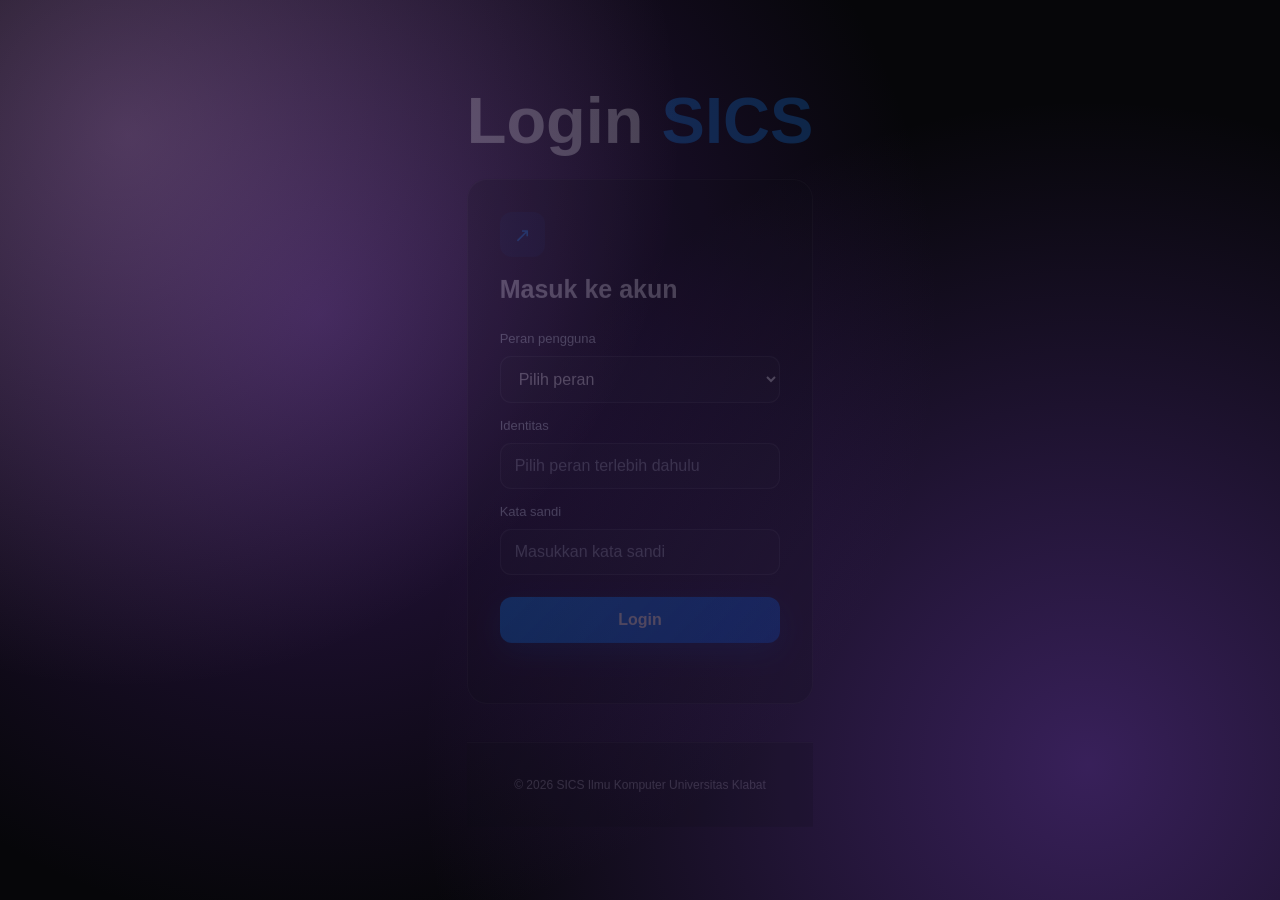
<file: index.html>
<!DOCTYPE html>
<html lang="id">
<head>
    <meta charset="UTF-8">
    <meta name="viewport" content="width=device-width, initial-scale=1.0">
    <meta http-equiv="refresh" content="0; url=login.html">
    <style>
        body {
            background-color: #060609;
            background-image:
                radial-gradient(circle at 10% 15%, rgba(212, 165, 215, 0.28) 0%, transparent 40%),
                radial-gradient(circle at 25% 35%, rgba(94, 43, 156, 0.45) 0%, transparent 55%),
                radial-gradient(circle at 85% 85%, rgba(138, 75, 222, 0.38) 0%, transparent 50%);
            background-attachment: fixed;
            background-size: cover;
            color: #f0f2f5;
        }

        a {
            color: #ffffff;
        }

        .site-logo {
            position: fixed;
            top: 24px;
            left: 4%;
            width: 155px;
            height: auto;
        }
    </style>
    <title>Mengarahkan ke Login | SICS</title>
</head>
<body>
    <img class="site-logo" src="images/filkom-logo.png" alt="Logo Computer Science dengan motto Iustus Veritas Scientia">
    <p>Halaman login sedang dibuka. Jika tidak berpindah otomatis, <a href="login.html">klik di sini</a>.</p>
</body>
</html>
</file>
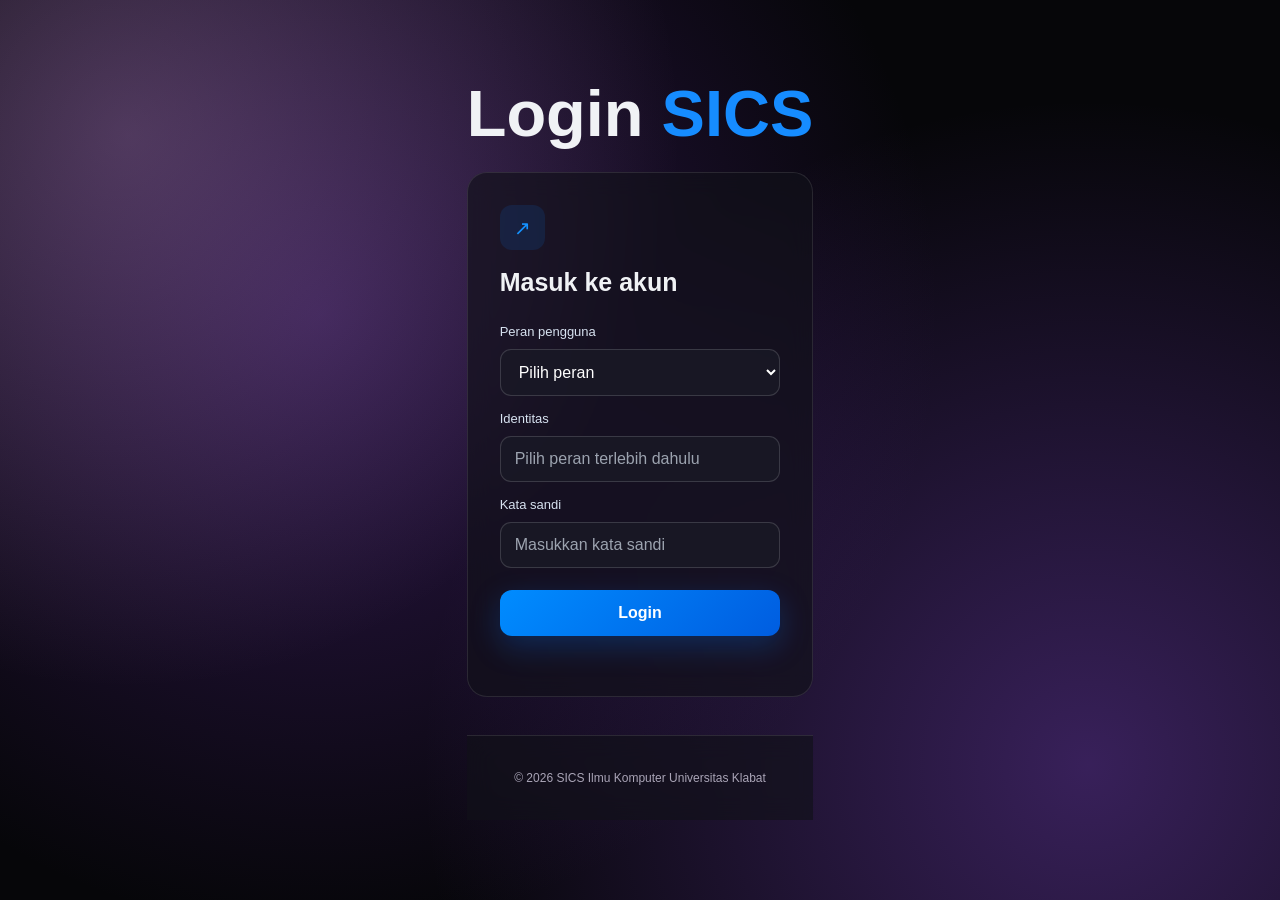
<file: agenda-organisasi.html>
<!DOCTYPE html>
<html lang="id">
<head>
    <meta charset="UTF-8">
    <meta name="viewport" content="width=device-width, initial-scale=1.0">
    <meta name="description" content="Agenda internal khusus Officer dan Pengurus CSSA FILKOM UNKLAB.">
    <title>Agenda Internal | CSSA FILKOM UNKLAB</title>
    <link rel="stylesheet" href="style.css">
</head>

<body data-required-roles="pengurus,officer">
    <nav class="navbar">
        <div class="logo-area">
            <div class="logo">
                <img src="images/filkom-logo.png" alt="Logo Computer Science dengan motto Iustus Veritas Scientia">
            </div>
        </div>

        <button class="menu-btn" type="button" aria-label="Buka menu">☰</button>

        <div class="nav-links">
            <a href="officer.html" data-nav-role="officer">Panel Officer</a>
            <a href="pengurus.html" data-nav-role="pengurus">Dashboard</a>
            <a href="agenda-organisasi.html" class="active" data-nav-role="officer,pengurus">Agenda Organisasi</a>
            <a href="pengaduan.html" data-nav-role="officer,pengurus">Pengaduan</a>
            <button class="logout-btn" id="logout-btn" type="button">Keluar</button>
        </div>
    </nav>

    <main class="container">
        <p class="label">AREA INTERNAL ORGANISASI</p>
        <h1>Agenda <span>Internal Organisasi</span></h1>
        <p class="description">
            Agenda internal ini hanya tersedia untuk Officer dan Pengurus Organisasi.
        </p>
        <p class="content-status" data-content-status role="status" aria-live="polite" hidden></p>

        <section class="org-announcements" aria-labelledby="org-agenda-heading">
            <div class="org-announcements-heading">
                <p class="label">AGENDA & RENCANA KERJA</p>
                <h2 id="org-agenda-heading">Rencana Organisasi CSSA</h2>
                <p class="description">
                    Contoh rancangan internal. Agenda dan program berikut belum disahkan; sesuaikan setelah dibahas dan disepakati pengurus.
                </p>
            </div>

            <div class="org-announcements-grid">
                <article class="card org-announcement-card">
                    <span class="date">DRAFT — JADWAL BELUM DITETAPKAN</span>
                    <h3>Rapat Koordinasi Pengurus CSSA</h3>
                    <p>
                        Rencana agenda meliputi evaluasi kegiatan berjalan, laporan tiap divisi, pembagian tanggung jawab, dan persiapan program semester depan. Waktu dan tempat ditentukan melalui koordinasi internal.
                    </p>
                </article>

                <article class="card org-announcement-card">
                    <span class="date">USULAN PROGRAM — BELUM DISETUJUI</span>
                    <h3>Rancangan Program Semester Depan</h3>
                    <p>
                        Usulan awal mencakup workshop pengembangan web atau mobile, sesi belajar bersama dan mentoring pemrograman, serta proyek kolaborasi mahasiswa. Rencana ini perlu ditinjau dan disetujui pengurus.
                    </p>
                </article>

                <article class="card org-announcement-card">
                    <span class="date">KOORDINASI DIVISI</span>
                    <h3>Persiapan Usulan Kegiatan</h3>
                    <p>
                        Setiap divisi dapat menyiapkan tujuan, sasaran peserta, kebutuhan, dan perkiraan anggaran untuk dibahas pada rapat koordinasi. Ini merupakan contoh alur kerja, bukan keputusan resmi organisasi.
                    </p>
                </article>
            </div>
            <div class="org-announcements-grid" data-internal-content hidden></div>
        </section>
    </main>

    <footer>
        © <span id="year"></span> CSSA FILKOM Universitas Klabat
    </footer>

    <script src="script.js"></script>
    <script src="officer-content.js"></script>
</body>
</html>
</file>
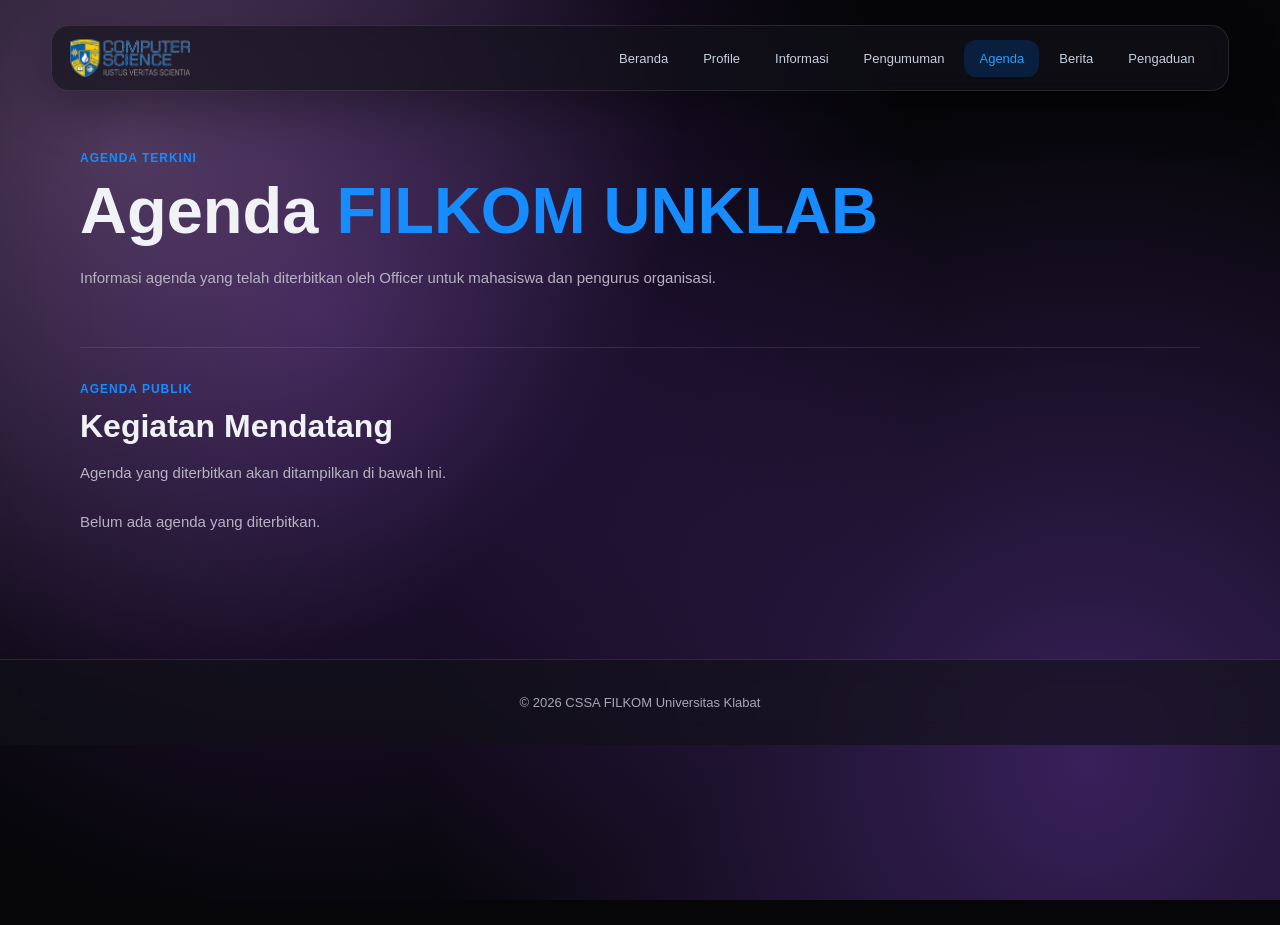
<file: agenda.html>
<!DOCTYPE html>
<html lang="id">
<head>
    <meta charset="UTF-8">
    <meta name="viewport" content="width=device-width, initial-scale=1.0">
    <meta name="description" content="Agenda kegiatan dan informasi terbaru FILKOM UNKLAB.">
    <title>Agenda | FILKOM UNKLAB</title>
    <link rel="stylesheet" href="style.css">
</head>

<body>
    <nav class="navbar">
        <div class="logo-area">
            <div class="logo">
                <img src="images/filkom-logo.png" alt="Logo Computer Science dengan motto Iustus Veritas Scientia">
            </div>
        </div>

        <button class="menu-btn" type="button" aria-label="Buka menu">☰</button>

        <div class="nav-links">
            <a href="beranda.html">Beranda</a>
            <a href="profile.html">Profile</a>
            <a href="informasi.html">Informasi</a>
            <a href="pengumuman.html">Pengumuman</a>
            <a href="agenda.html" class="active" aria-current="page">Agenda</a>
            <a href="berita.html">Berita</a>
            <a href="pengaduan.html">Pengaduan</a>
        </div>
    </nav>

    <main class="container">
        <p class="label">AGENDA TERKINI</p>
        <h1>Agenda <span>FILKOM UNKLAB</span></h1>
        <p class="description">
            Informasi agenda yang telah diterbitkan oleh Officer untuk mahasiswa dan pengurus organisasi.
        </p>
        <p class="content-status" data-content-status role="status" aria-live="polite" hidden></p>

        <section class="org-announcements" aria-labelledby="public-agenda-heading">
            <div class="org-announcements-heading">
                <p class="label">AGENDA PUBLIK</p>
                <h2 id="public-agenda-heading">Kegiatan Mendatang</h2>
                <p class="description">Agenda yang diterbitkan akan ditampilkan di bawah ini.</p>
            </div>
            <p class="description" data-published-empty="agenda">Belum ada agenda yang diterbitkan.</p>
            <div class="org-announcements-grid" data-published-content="agenda" hidden></div>
        </section>
    </main>

    <footer>
        © <span id="year"></span> CSSA FILKOM Universitas Klabat
    </footer>

    <script src="script.js"></script>
    <script src="officer-content.js"></script>
</body>
</html>
</file>
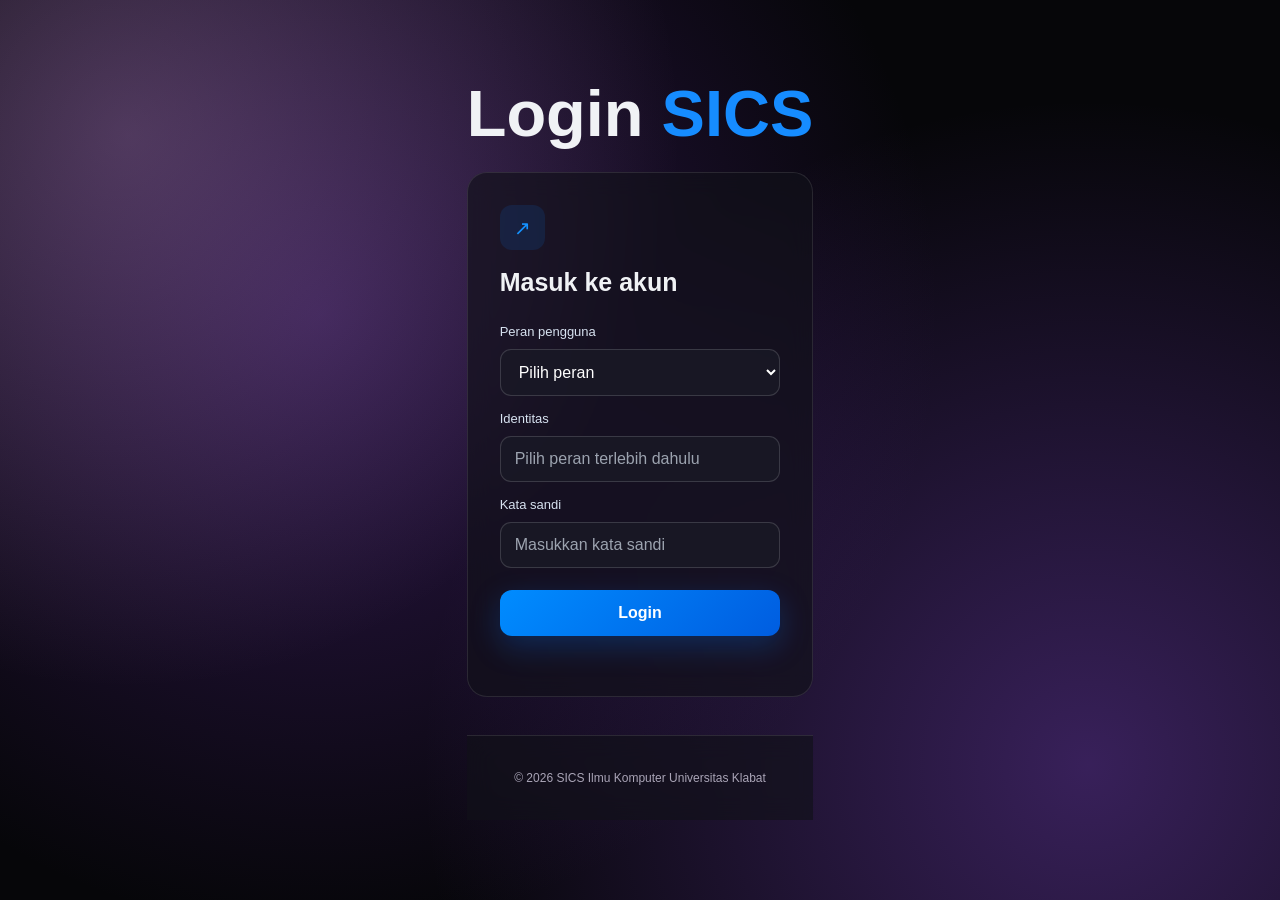
<file: beranda.html>
<!DOCTYPE html>
<html lang="id">
<head>
    <meta charset="UTF-8">
    <meta name="viewport" content="width=device-width, initial-scale=1.0">

    <title>Beranda | FILKOM UNKLAB</title>

    <link rel="stylesheet" href="style.css">
</head>

<body>

<!-- NAVBAR -->
<nav class="navbar">

    <div class="logo-area">
        <div class="logo"><img src="images/filkom-logo.png" alt="Logo Computer Science dengan motto Iustus Veritas Scientia"></div>

    </div>

    <button class="menu-btn">☰</button>

    <div class="nav-links">

        <a href="beranda.html" class="active">Beranda</a>

        <a href="profile.html">Profile</a>

        <a href="informasi.html">Informasi</a>

        <a href="pengumuman.html">Pengumuman</a>
        <a href="agenda.html">Agenda</a>

        <a href="berita.html">Berita</a>

        <a href="pengaduan.html">Pengaduan</a>

        <button class="logout-btn" id="logout-btn" type="button">Keluar</button>

    </div>

</nav>


<!-- HERO -->

<main class="container hero">

    <div class="hero-content">

        <div class="label">✦ Shaping Innovative, Ethical, and Future-Ready IT Professionals.</div>

        <h1>
            Fakultas Ilmu Komputer
            <span>FILKOM UNKLAB</span>
        </h1>

        <p class="description">
            Fakultas Ilmu Komputer Universitas Klabat (FILKOM UNKLAB) hadir sebagai pusat pendidikan tinggi bidang teknologi informasi dan komputasi di Sulawesi Utara, memadukan penguasaan teknologi terkini dengan pembentukan karakter (Character Building and Christian Values).
        </p>

        <a href="profile.html" class="btn">
            Kenali Kami →
        </a>

    </div>

</main>


<!-- FITUR -->

<section class="container">

    <div class="label">INFORMASI UTAMA</div>

    <h2>Jelajahi FILKOM UNKLAB</h2>

    <div class="grid">

        <div class="card">

            <div class="icon">◎</div>

            <h3>Profile</h3>

            <p>
                Pelajari profil, visi, misi, kurikulum berbasis industri, dan program studi FILKOM UNKLAB.
            </p>

        </div>


        <div class="card">

            <div class="icon">▣</div>

            <h3>Informasi</h3>

            <p>
                Temukan informasi laboratorium, layanan akademik dan kemahasiswaan, serta ekosistem kewirausahaan UNKLAB.
            </p>

        </div>


        <div class="card">

            <div class="icon">!</div>

            <h3>Pengumuman</h3>

            <p>
                Pendaftaran mahasiswa baru FILKOM Tahun Akademik 2026/2027 telah dibuka melalui jalur reguler dan prestasi.
            </p>

        </div>

    </div>

</section>


<footer>

    © <span id="year"></span> SICS
    Ilmu Komputer Universitas Klabat

</footer>


<script src="script.js"></script>

</body>
</html>
</file>
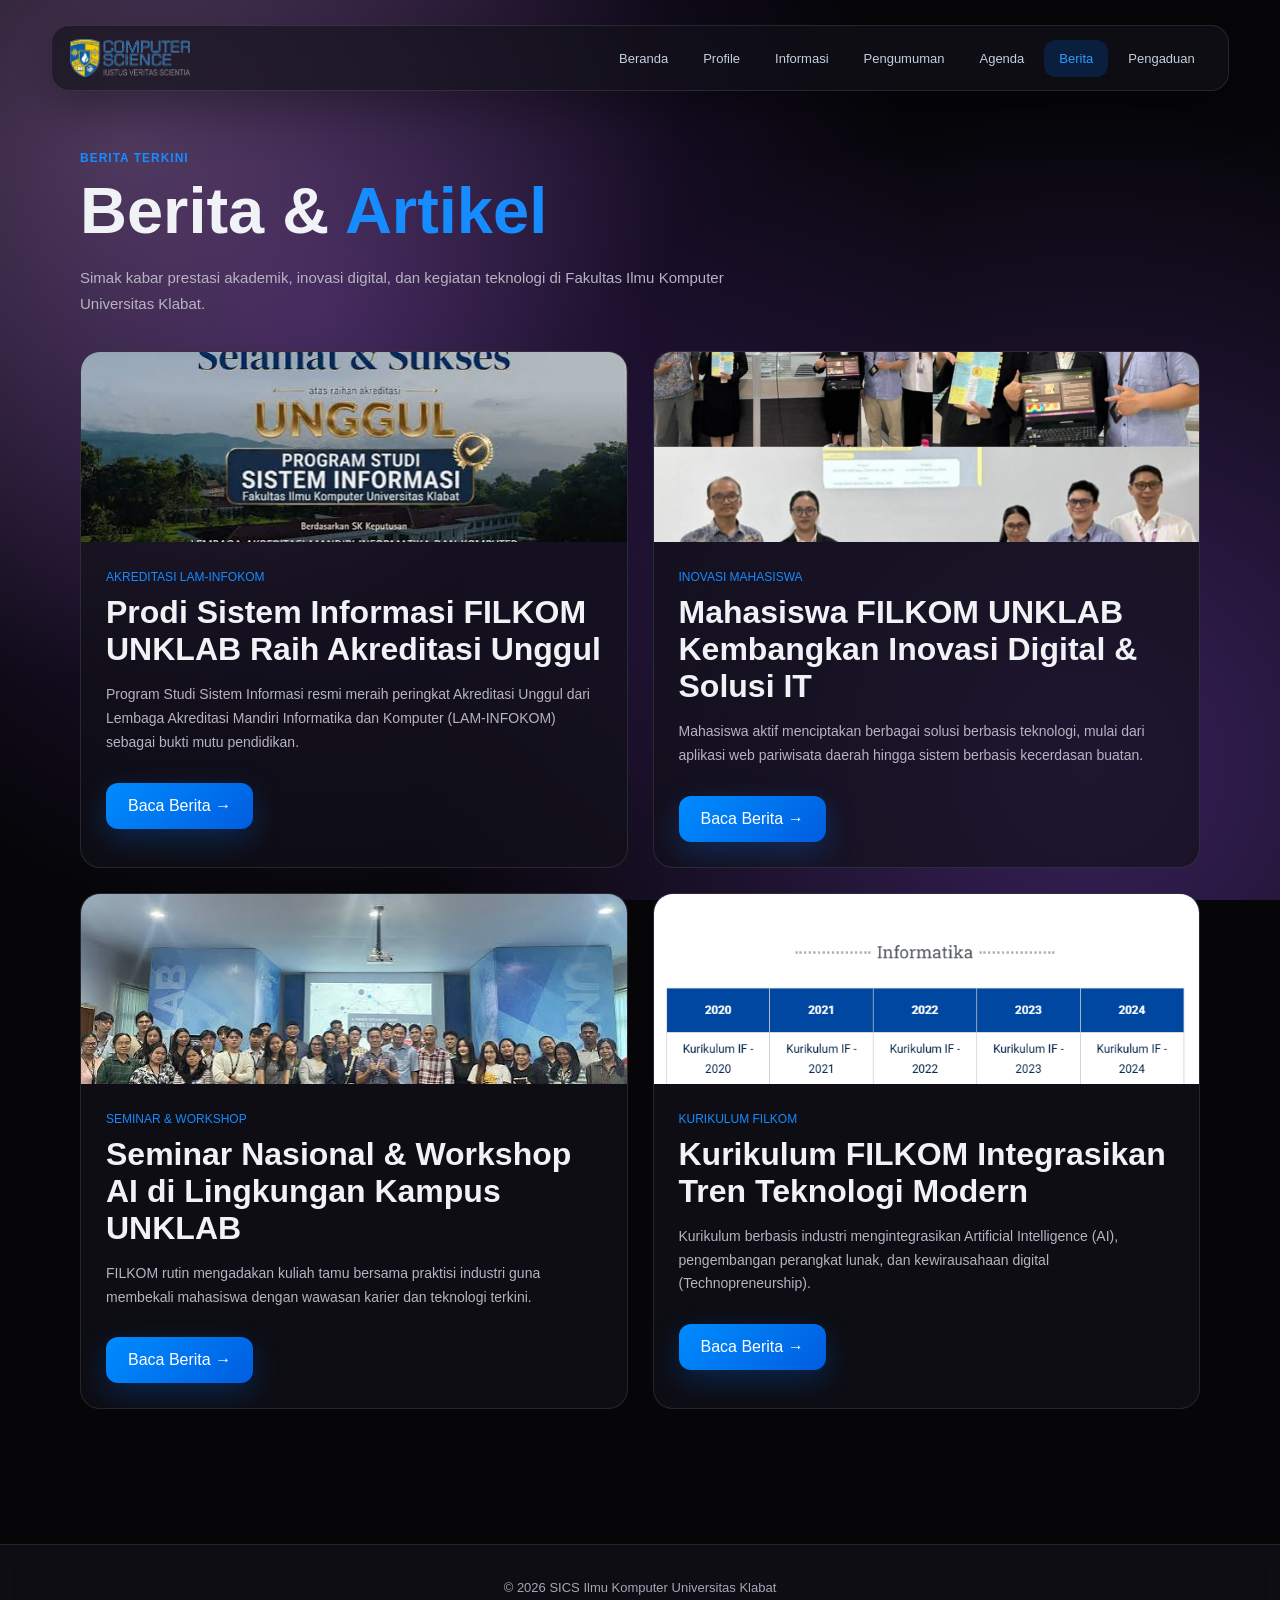
<file: berita.html>
<!DOCTYPE html>
<html lang="id">

<head>

    <meta charset="UTF-8">

    <meta name="viewport" content="width=device-width, initial-scale=1.0">

    <title>Berita | FILKOM UNKLAB</title>

    <link rel="stylesheet" href="style.css">

</head>


<body>


<nav class="navbar">

    <div class="logo-area">

        <div class="logo"><img src="images/filkom-logo.png" alt="Logo Computer Science dengan motto Iustus Veritas Scientia"></div>

    </div>


    <button class="menu-btn">☰</button>


    <div class="nav-links">

        <a href="beranda.html">Beranda</a>

        <a href="profile.html">Profile</a>

        <a href="informasi.html">Informasi</a>

        <a href="pengumuman.html">Pengumuman</a>

        <a href="agenda.html">Agenda</a>

        <a href="berita.html" class="active">Berita</a>

        <a href="pengaduan.html">Pengaduan</a>

    </div>


</nav>


<main class="container">

    <div class="label">
        BERITA TERKINI
    </div>

    <h1>
        Berita & 
        <span>Artikel</span>
    </h1>

    <p class="description">

        Simak kabar prestasi akademik, inovasi digital, dan kegiatan teknologi di Fakultas Ilmu Komputer Universitas Klabat.

    </p>


    <div class="news-grid">


        <article class="news-card">

            <img class="news-image" src="images/AKREDITASI%20SI.jpg" alt="Poster pencapaian akreditasi unggul Program Studi Sistem Informasi">

            <div class="news-content">

                <span class="date">
                    AKREDITASI LAM-INFOKOM
                </span>

                <h2>
                    Prodi Sistem Informasi FILKOM UNKLAB Raih Akreditasi Unggul
                </h2>

                <p>

                    Program Studi Sistem Informasi resmi meraih peringkat Akreditasi Unggul dari Lembaga Akreditasi Mandiri Informatika dan Komputer (LAM-INFOKOM) sebagai bukti mutu pendidikan.

                </p>

                <a href="#" class="btn">
                    Baca Berita →
                </a>

            </div>

        </article>


        <article class="news-card">

            <img class="news-image" src="images/MAHASISWA.png" alt="Mahasiswa FILKOM mempresentasikan inovasi digital">

            <div class="news-content">

                <span class="date">
                    INOVASI MAHASISWA
                </span>

                <h2>
                    Mahasiswa FILKOM UNKLAB Kembangkan Inovasi Digital & Solusi IT
                </h2>

                <p>

                    Mahasiswa aktif menciptakan berbagai solusi berbasis teknologi, mulai dari aplikasi web pariwisata daerah hingga sistem berbasis kecerdasan buatan.

                </p>

                <a href="#" class="btn">
                    Baca Berita →
                </a>

            </div>

        </article>


        <article class="news-card">

            <img class="news-image" src="images/SEMINAR.jpg" alt="Seminar atau workshop di lingkungan kampus UNKLAB">

            <div class="news-content">

                <span class="date">
                    SEMINAR & WORKSHOP
                </span>

                <h2>
                    Seminar Nasional & Workshop AI di Lingkungan Kampus UNKLAB
                </h2>

                <p>

                    FILKOM rutin mengadakan kuliah tamu bersama praktisi industri guna membekali mahasiswa dengan wawasan karier dan teknologi terkini.

                </p>

                <a href="#" class="btn">
                    Baca Berita →
                </a>

            </div>

        </article>


        <article class="news-card">

            <img class="news-image" src="images/KURIKULUM.png" alt="Tabel kurikulum Informatika per tahun">

            <div class="news-content">

                <span class="date">
                    KURIKULUM FILKOM
                </span>

                <h2>
                    Kurikulum FILKOM Integrasikan Tren Teknologi Modern
                </h2>

                <p>

                    Kurikulum berbasis industri mengintegrasikan Artificial Intelligence (AI), pengembangan perangkat lunak, dan kewirausahaan digital (Technopreneurship).

                </p>

                <a href="#" class="btn">
                    Baca Berita →
                </a>

            </div>

        </article>


    </div>

    <div class="news-grid" data-published-content="berita" hidden></div>

</main>


<footer>

    © <span id="year"></span> SICS
    Ilmu Komputer Universitas Klabat

</footer>


<script src="script.js"></script>
<script src="officer-content.js"></script>

</body>

</html>
</file>
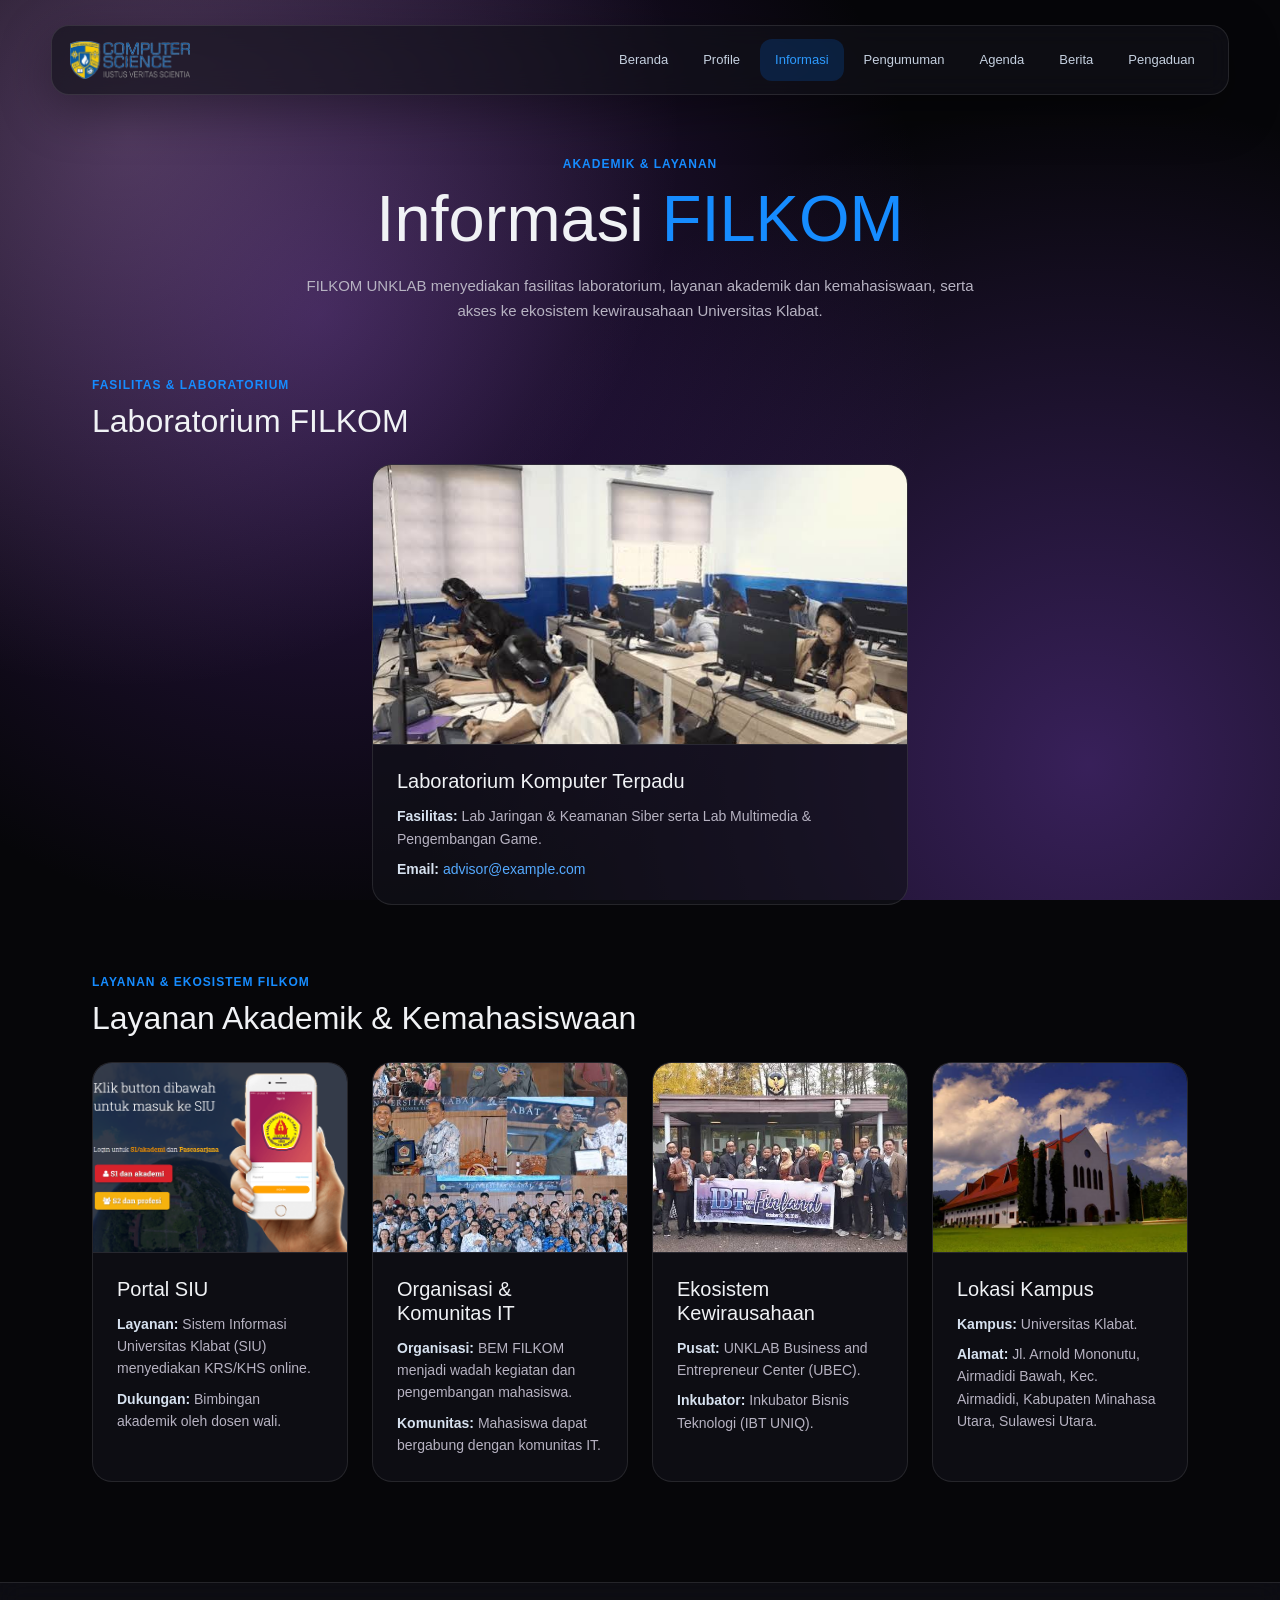
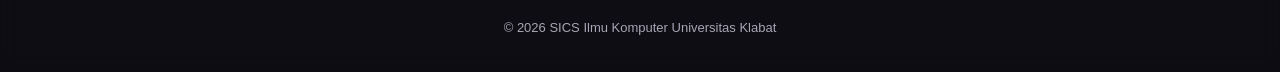
<file: informasi.html>
<!DOCTYPE html>
<html lang="id">
<head>
    <meta charset="UTF-8">
    <meta name="viewport" content="width=device-width, initial-scale=1.0">
    <meta name="description" content="Informasi fasilitas, layanan akademik, dan layanan kemahasiswaan FILKOM UNKLAB.">
    <title>Informasi Akademik & Layanan | FILKOM UNKLAB</title>
    <link rel="stylesheet" href="bootstrap-5.3.8-dist/css/bootstrap.min.css">
    <link rel="stylesheet" href="style.css">
</head>

<body>
    <nav class="navbar">
        <div class="logo-area">
            <div class="logo"><img src="images/filkom-logo.png" alt="Logo Computer Science dengan motto Iustus Veritas Scientia"></div>
        </div>

        <button class="menu-btn" type="button" aria-label="Buka menu">☰</button>

        <div class="nav-links">
            <a href="beranda.html">Beranda</a>
            <a href="profile.html">Profile</a>
            <a href="informasi.html" class="active">Informasi</a>
            <a href="pengumuman.html">Pengumuman</a>
            <a href="agenda.html">Agenda</a>
            <a href="berita.html">Berita</a>
            <a href="pengaduan.html">Pengaduan</a>
        </div>

    </nav>

    <main class="container information-page">
        <header class="page-intro">
            <p class="label">AKADEMIK & LAYANAN</p>
            <h1>Informasi <span>FILKOM</span></h1>
            <p class="description">
                FILKOM UNKLAB menyediakan fasilitas laboratorium, layanan akademik dan kemahasiswaan, serta akses ke ekosistem kewirausahaan Universitas Klabat.
            </p>
        </header>

        <section class="info-section" aria-labelledby="advisor-heading">
            <div class="info-section-heading">
                <p class="label">FASILITAS & LABORATORIUM</p>
                    <h2 id="advisor-heading">Laboratorium FILKOM</h2>
            </div>

            <div class="row g-4 justify-content-center">
                <div class="col-12 col-md-8 col-lg-6">
                    <article class="card profile-card h-100">
                        <img
                            class="profile-photo advisor-photo"
                            src="images/LABORATORIUM.jpg"
                            alt="Mahasiswa menggunakan laboratorium komputer FILKOM"
                        >
                        <div class="card-body">
                            <h3 class="person-name">Laboratorium Komputer Terpadu</h3>
                            <div class="person-details">
                                <p><strong>Fasilitas:</strong> Lab Jaringan & Keamanan Siber serta Lab Multimedia & Pengembangan Game.</p>
                                <p>
                                    <strong>Email:</strong>
                                    <a class="profile-email" href="mailto:advisor@example.com">advisor@example.com</a>
                                </p>
                            </div>
                        </div>
                    </article>
                </div>
            </div>
        </section>

        <section class="info-section officers-section" aria-labelledby="officers-heading">
            <div class="info-section-heading">
                <p class="label">LAYANAN & EKOSISTEM FILKOM</p>
                <h2 id="officers-heading">Layanan Akademik & Kemahasiswaan</h2>
            </div>

            <div class="row g-4">
                <div class="col-12 col-sm-6 col-lg-3">
                    <article class="card profile-card h-100">
                        <img class="profile-photo" src="images/PORTAL%20SIU.png" alt="Tampilan portal SIU untuk layanan akademik">
                        <div class="card-body">
                            <h3 class="person-name">Portal SIU</h3>
                            <div class="person-details">
                                <p><strong>Layanan:</strong> Sistem Informasi Universitas Klabat (SIU) menyediakan KRS/KHS online.</p>
                                <p><strong>Dukungan:</strong> Bimbingan akademik oleh dosen wali.</p>
                            </div>
                        </div>
                    </article>
                </div>

                <div class="col-12 col-sm-6 col-lg-3">
                    <article class="card profile-card h-100">
                        <img class="profile-photo" src="images/KOMUNITAS.jpg" alt="Kegiatan komunitas mahasiswa FILKOM">
                        <div class="card-body">
                            <h3 class="person-name">Organisasi & Komunitas IT</h3>
                            <div class="person-details">
                                <p><strong>Organisasi:</strong> BEM FILKOM menjadi wadah kegiatan dan pengembangan mahasiswa.</p>
                                <p><strong>Komunitas:</strong> Mahasiswa dapat bergabung dengan komunitas IT.</p>
                            </div>
                        </div>
                    </article>
                </div>

                <div class="col-12 col-sm-6 col-lg-3">
                    <article class="card profile-card h-100">
                        <img class="profile-photo" src="images/EKOSISTEM%20KEWIRAUSAHAAN.jpg" alt="Kegiatan ekosistem kewirausahaan dan inkubasi bisnis">
                        <div class="card-body">
                            <h3 class="person-name">Ekosistem Kewirausahaan</h3>
                            <div class="person-details">
                                <p><strong>Pusat:</strong> UNKLAB Business and Entrepreneur Center (UBEC).</p>
                                <p><strong>Inkubator:</strong> Inkubator Bisnis Teknologi (IBT UNIQ).</p>
                            </div>
                        </div>
                    </article>
                </div>

                <div class="col-12 col-sm-6 col-lg-3">
                    <article class="card profile-card h-100">
                        <img class="profile-photo" src="images/KAMPUS.jpg" alt="Gedung dan lingkungan kampus Universitas Klabat">
                        <div class="card-body">
                            <h3 class="person-name">Lokasi Kampus</h3>
                            <div class="person-details">
                                <p><strong>Kampus:</strong> Universitas Klabat.</p>
                                <p><strong>Alamat:</strong> Jl. Arnold Mononutu, Airmadidi Bawah, Kec. Airmadidi, Kabupaten Minahasa Utara, Sulawesi Utara.</p>
                            </div>
                        </div>
                    </article>
                </div>
            </div>
        </section>
    </main>

    <footer>
        © <span id="year"></span> SICS
        Ilmu Komputer Universitas Klabat
    </footer>

    <script src="bootstrap-5.3.8-dist/js/bootstrap.bundle.min.js"></script>
    <script src="script.js"></script>
</body>
</html>
</file>
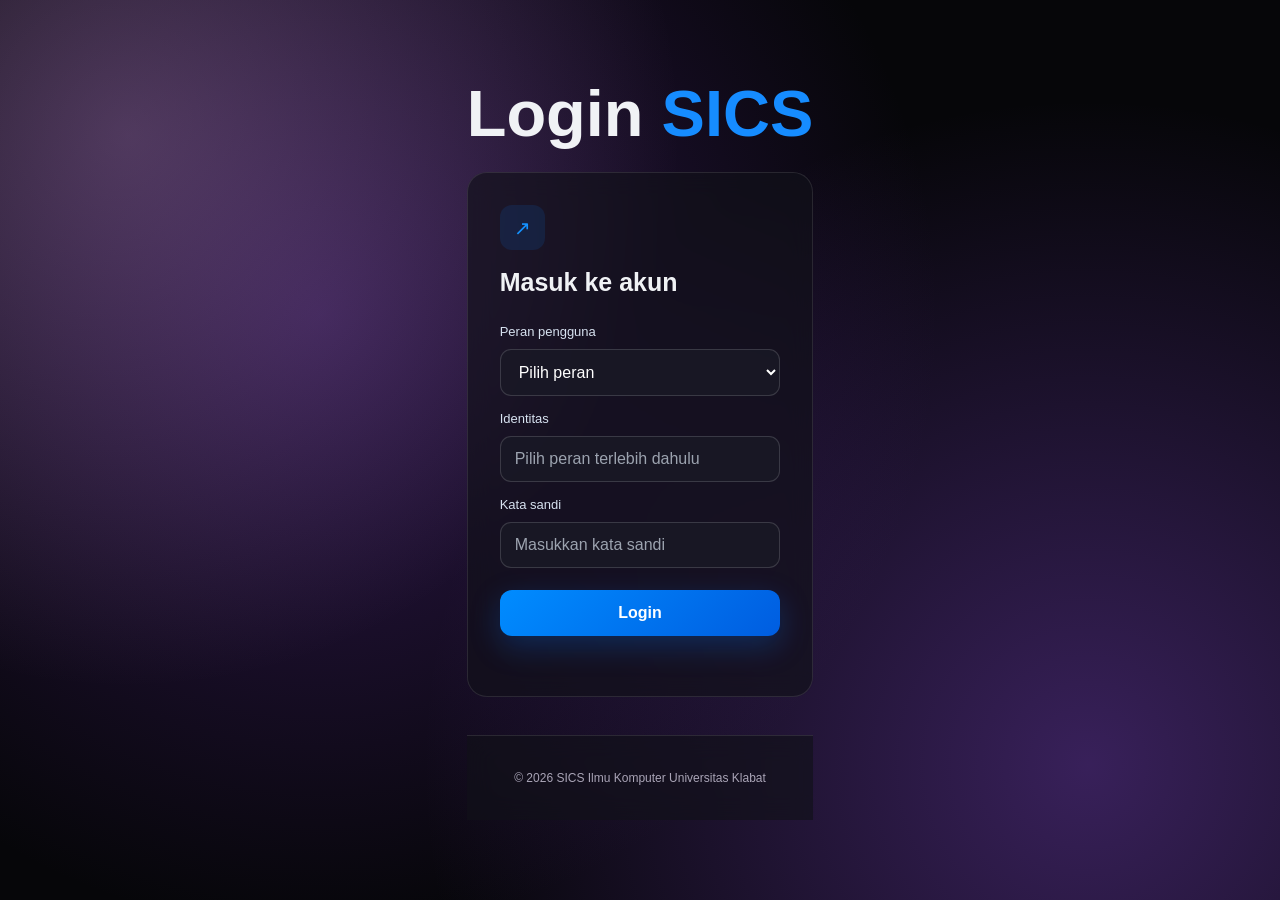
<file: login.html>
<!DOCTYPE html>
<html lang="id">
<head>
    <meta charset="UTF-8">
    <meta name="viewport" content="width=device-width, initial-scale=1.0">
    <meta name="description" content="Halaman login mahasiswa, pengurus organisasi, dan Officer SICS.">
    <title>Login | SICS Ilmu Komputer</title>
    <link rel="stylesheet" href="style.css">
</head>

<body class="login-page">
    <main class="login-shelbul">
        <header class="login-heading">
            <h1>Login <span>SICS</span></h1>
        </header>

        <section class="card login-card" aria-label="Form login">
            <div class="icon" aria-hidden="true">↗</div>
            <h2>Masuk ke akun</h2>
            <form class="login-form" id="login-form">
                <label for="user-role">Peran pengguna</label>
                <select id="user-role" name="role" required>
                    <option value="">Pilih peran</option>
                    <option value="mahasiswa">Mahasiswa</option>
                    <option value="pengurus">Pengurus Organisasi</option>
                    <option value="officer">Officer</option>
                </select>

                <label for="user-identity" id="identity-label">Identitas</label>
                <input
                    id="user-identity"
                    name="identity"
                    type="text"
                    inputmode="numeric"
                    pattern="[0-9]{12}"
                    maxlength="12"
                    title="Please match the requested format."
                    autocomplete="username"
                    placeholder="Pilih peran terlebih dahulu"
                    required
                    disabled
                >

                <label for="user-password">Kata sandi</label>
                <input
                    id="user-password"
                    name="password"
                    type="password"
                    autocomplete="current-password"
                    placeholder="Masukkan kata sandi"
                    required
                >

                <button class="btn login-submit" type="submit">Login</button>
                <p class="login-status" aria-live="polite"></p>
            </form>
        </section>

        <footer class="login-footer">
            © <span id="year"></span> SICS Ilmu Komputer Universitas Klabat
        </footer>
    </main>

    <script src="script.js"></script>
</body>
</html>
</file>
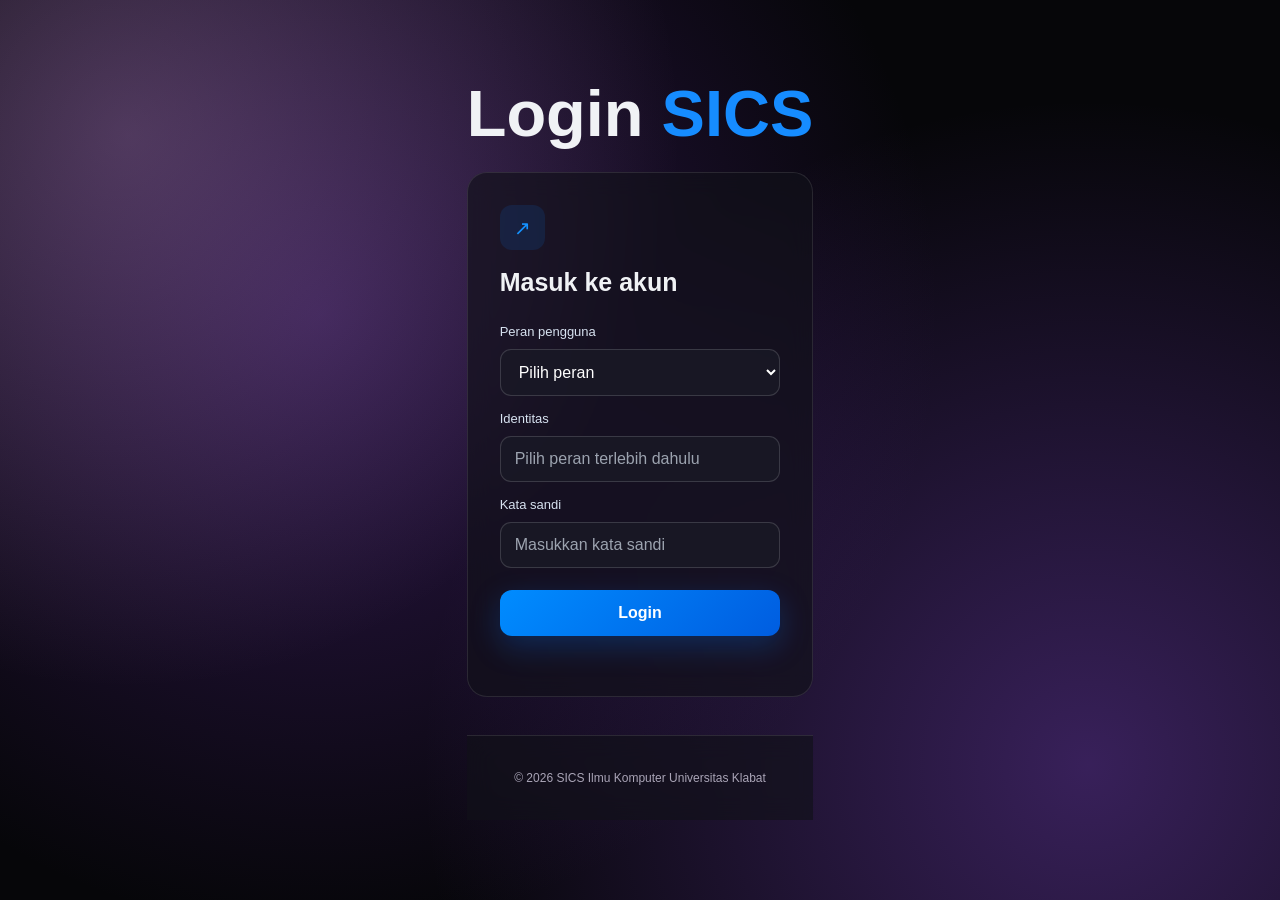
<file: officer.html>
<!DOCTYPE html>
<html lang="id">
<head>
    <meta charset="UTF-8">
    <meta name="viewport" content="width=device-width, initial-scale=1.0">
    <meta name="description" content="Panel Officer untuk mengelola berita, agenda, dan pengumuman FILKOM UNKLAB.">
    <title>Panel Officer | CSSA FILKOM UNKLAB</title>
    <link rel="stylesheet" href="style.css">
</head>

<body data-required-role="officer">
    <nav class="navbar">
        <div class="logo-area">
            <div class="logo">
                <img src="images/filkom-logo.png" alt="Logo Computer Science dengan motto Iustus Veritas Scientia">
            </div>
        </div>

        <button class="menu-btn" type="button" aria-label="Buka menu">☰</button>

        <div class="nav-links">
            <a href="officer.html" class="active">Panel Officer</a>
            <a href="agenda-organisasi.html">Agenda Organisasi</a>
            <a href="pengaduan.html">Pengaduan</a>
            <button class="logout-btn" id="logout-btn" type="button">Keluar</button>
        </div>
    </nav>

    <main class="container officer-dashboard">
        <section class="card officer-welcome">
            <p class="label">PENGELOLAAN KONTEN</p>
            <h1>Panel <span>Officer</span></h1>
            <p class="description">
                Buat, perbarui, dan hapus berita, agenda publik, serta pengumuman yang akan ditampilkan pada halaman publik.
            </p>
        </section>

        <p class="content-status" data-content-status role="status" aria-live="polite" hidden></p>

        <section class="officer-management" aria-labelledby="editor-heading">
            <p class="label">KONTEN BARU</p>
            <h2 id="editor-heading">Tambah atau Ubah Konten</h2>
            <form class="card officer-content-form" id="officer-content-form">
                <label for="content-type">Jenis konten</label>
                <select id="content-type" name="type" required>
                    <option value="berita">Berita</option>
                    <option value="agenda">Agenda publik</option>
                    <option value="agenda-internal">Agenda organisasi (Officer &amp; Pengurus)</option>
                    <option value="pengumuman">Pengumuman</option>
                </select>

                <label for="content-title">Judul</label>
                <input id="content-title" name="title" type="text" maxlength="140" required>

                <label for="content-body">Isi</label>
                <textarea id="content-body" name="body" rows="6" maxlength="5000" required></textarea>

                <div class="officer-form-actions">
                    <button class="btn" type="submit" id="content-submit">Terbitkan</button>
                    <button class="btn officer-secondary-btn" type="button" id="content-cancel" hidden>Batal ubah</button>
                </div>
            </form>
        </section>

        <section class="officer-management" aria-labelledby="content-list-heading">
            <p class="label">KONTEN TERSIMPAN DI BROWSER INI</p>
            <h2 id="content-list-heading">Kelola Konten</h2>
            <div class="officer-content-list" id="officer-content-list"></div>
        </section>

        <aside class="officer-note">
            <h2>Catatan Penyimpanan</h2>
            <p>
                Konten prototipe ini disimpan di localStorage browser/perangkat ini dan tidak otomatis tersinkron ke perangkat lain. Belum ada backend autentikasi; pemeriksaan peran dan kata sandi di aplikasi statis ini bukan pengamanan akun untuk penggunaan produksi.
            </p>
        </aside>
    </main>

    <footer>
        © <span id="year"></span> CSSA FILKOM Universitas Klabat
    </footer>

    <script src="script.js"></script>
    <script src="officer-content.js"></script>
</body>
</html>
</file>
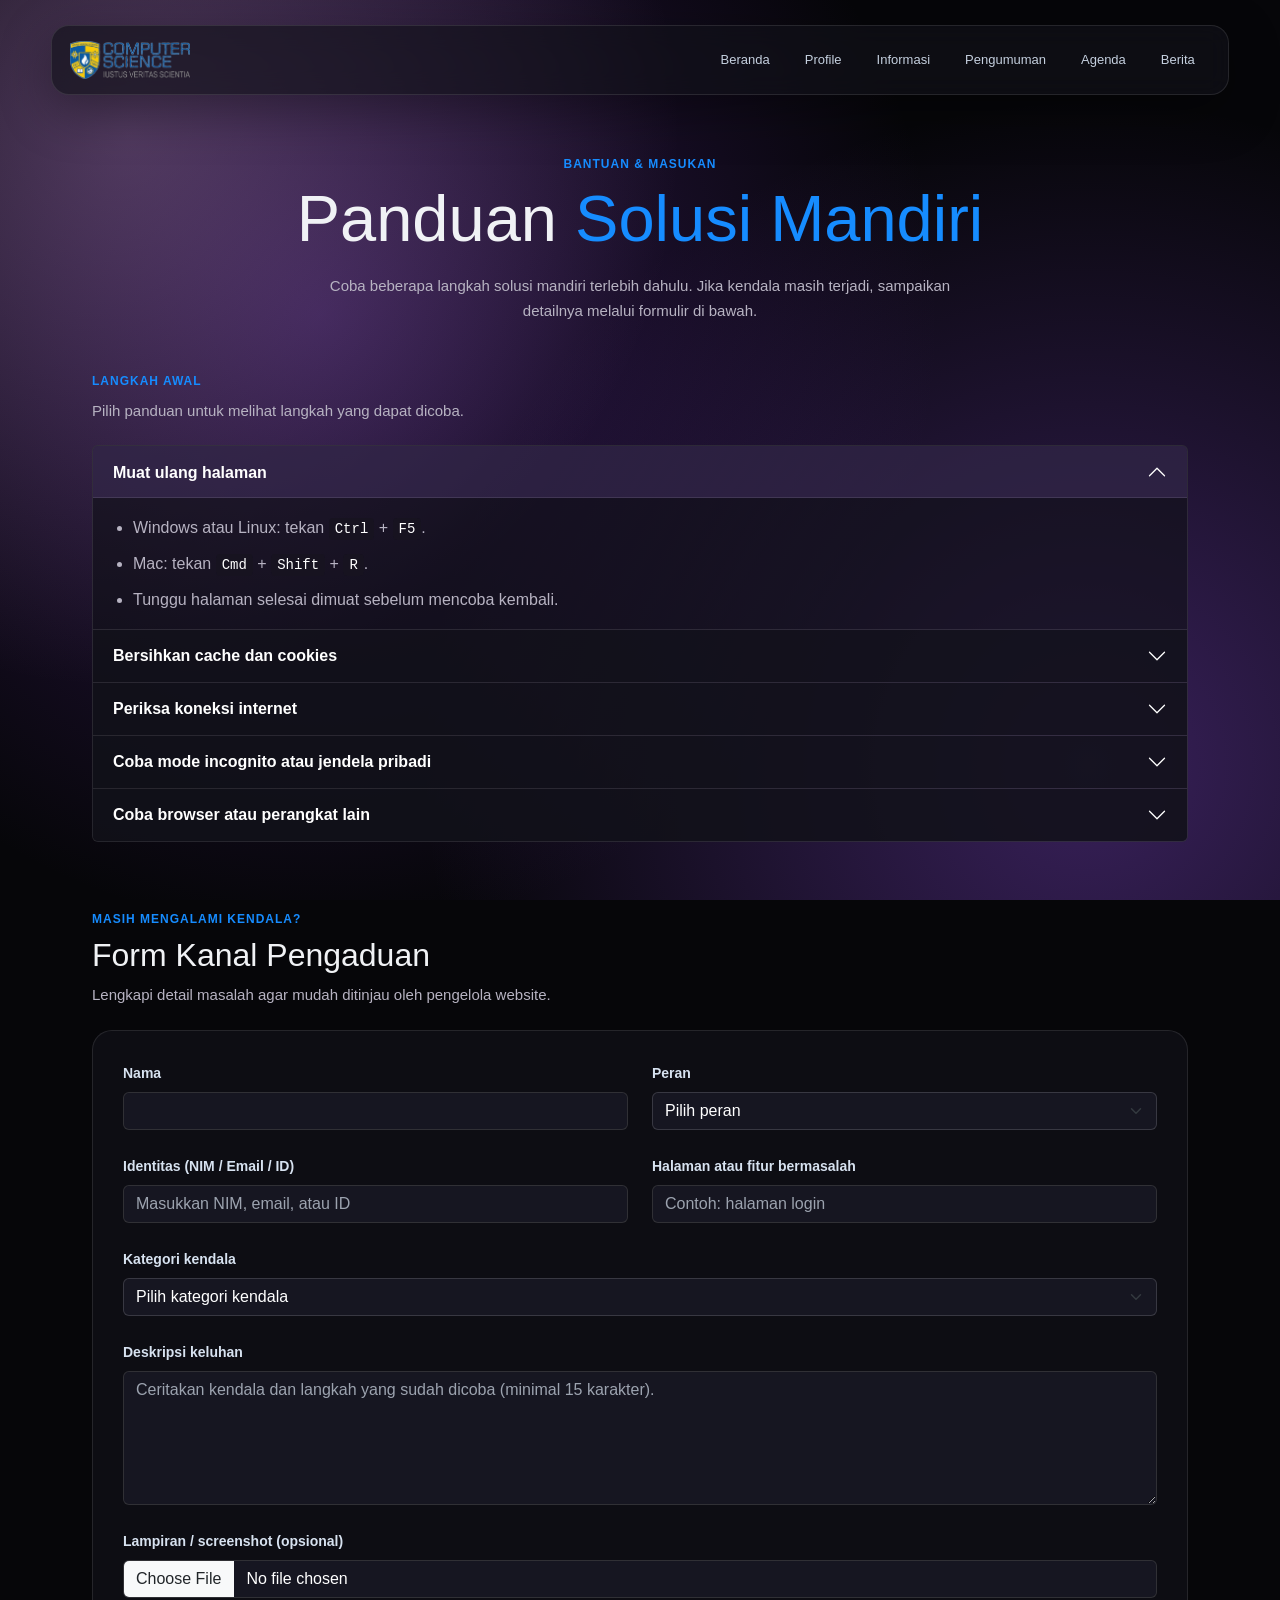
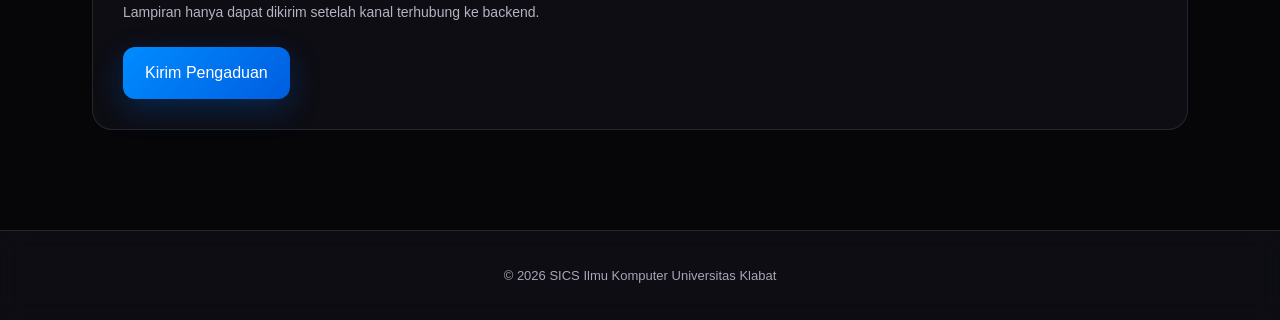
<file: pengaduan.html>
<!DOCTYPE html>
<html lang="id">
<head>
    <meta charset="UTF-8">
    <meta name="viewport" content="width=device-width, initial-scale=1.0">
    <meta name="description" content="Panduan mandiri dan kanal pengaduan website SICS.">
    <title>Kanal Pengaduan | SICS</title>
    <link rel="stylesheet" href="bootstrap-5.3.8-dist/css/bootstrap.min.css">
    <link rel="stylesheet" href="style.css">
</head>

<body>
    <nav class="navbar">
        <div class="logo-area">
            <div class="logo"><img src="images/filkom-logo.png" alt="Logo Computer Science dengan motto Iustus Veritas Scientia"></div>
        </div>

        <button class="menu-btn" type="button" aria-label="Buka menu">☰</button>

        <div class="nav-links">
            <a href="beranda.html" data-nav-role="public">Beranda</a>
            <a href="profile.html" data-nav-role="public">Profile</a>
            <a href="informasi.html" data-nav-role="public">Informasi</a>
            <a href="pengumuman.html" data-nav-role="public">Pengumuman</a>
            <a href="agenda.html" data-nav-role="public">Agenda</a>
            <a href="berita.html" data-nav-role="public">Berita</a>
            <a href="pengurus.html" data-nav-role="pengurus">Dashboard</a>
            <a href="agenda-organisasi.html" data-nav-role="officer,pengurus">Agenda Organisasi</a>
        </div>
    </nav>
    <main class="container complaint-page">
        <header class="complaint-intro">
            <p class="label">BANTUAN & MASUKAN</p>
            <h1>Panduan <span>Solusi Mandiri</span></h1>
            <p class="description">
                Coba beberapa langkah solusi mandiri terlebih dahulu. Jika kendala masih terjadi,
                sampaikan detailnya melalui formulir di bawah.
            </p>
        </header>

        <section class="complaint-section" aria-labelledby="troubleshooting-title">
            <div class="complaint-section-heading">
                <p class="label" id="troubleshooting-title">LANGKAH AWAL</p>
                <p class="description">Pilih panduan untuk melihat langkah yang dapat dicoba.</p>
            </div>

            <div class="accordion troubleshooting-accordion" id="troubleshootingAccordion">
                <div class="accordion-item">
                    <h3 class="accordion-header" id="heading-refresh">
                        <button class="accordion-button" type="button" data-bs-toggle="collapse" data-bs-target="#collapse-refresh" aria-expanded="true" aria-controls="collapse-refresh">
                            Muat ulang halaman
                        </button>
                    </h3>
                    <div id="collapse-refresh" class="accordion-collapse collapse show" aria-labelledby="heading-refresh" data-bs-parent="#troubleshootingAccordion">
                        <div class="accordion-body">
                            <ul>
                                <li>Windows atau Linux: tekan <kbd>Ctrl</kbd> + <kbd>F5</kbd>.</li>
                                <li>Mac: tekan <kbd>Cmd</kbd> + <kbd>Shift</kbd> + <kbd>R</kbd>.</li>
                                <li>Tunggu halaman selesai dimuat sebelum mencoba kembali.</li>
                            </ul>
                        </div>
                    </div>
                </div>

                <div class="accordion-item">
                    <h3 class="accordion-header" id="heading-cache">
                        <button class="accordion-button collapsed" type="button" data-bs-toggle="collapse" data-bs-target="#collapse-cache" aria-expanded="false" aria-controls="collapse-cache">
                            Bersihkan cache dan cookies
                        </button>
                    </h3>
                    <div id="collapse-cache" class="accordion-collapse collapse" aria-labelledby="heading-cache" data-bs-parent="#troubleshootingAccordion">
                        <div class="accordion-body">
                            Hapus cache dan cookies browser, lalu buka kembali halaman. Anda mungkin perlu login ulang setelah cookies dihapus.
                        </div>
                    </div>
                </div>

                <div class="accordion-item">
                    <h3 class="accordion-header" id="heading-connection">
                        <button class="accordion-button collapsed" type="button" data-bs-toggle="collapse" data-bs-target="#collapse-connection" aria-expanded="false" aria-controls="collapse-connection">
                            Periksa koneksi internet
                        </button>
                    </h3>
                    <div id="collapse-connection" class="accordion-collapse collapse" aria-labelledby="heading-connection" data-bs-parent="#troubleshootingAccordion">
                        <div class="accordion-body">
                            Pastikan Wi-Fi atau data seluler tersambung. Coba buka situs lain untuk memastikan koneksi internet berjalan dengan baik.
                        </div>
                    </div>
                </div>

                <div class="accordion-item">
                    <h3 class="accordion-header" id="heading-private">
                        <button class="accordion-button collapsed" type="button" data-bs-toggle="collapse" data-bs-target="#collapse-private" aria-expanded="false" aria-controls="collapse-private">
                            Coba mode incognito atau jendela pribadi
                        </button>
                    </h3>
                    <div id="collapse-private" class="accordion-collapse collapse" aria-labelledby="heading-private" data-bs-parent="#troubleshootingAccordion">
                        <div class="accordion-body">
                            Buka situs melalui jendela pribadi. Jika berhasil, ekstensi browser atau data situs yang tersimpan mungkin menyebabkan kendala.
                        </div>
                    </div>
                </div>

                <div class="accordion-item">
                    <h3 class="accordion-header" id="heading-browser">
                        <button class="accordion-button collapsed" type="button" data-bs-toggle="collapse" data-bs-target="#collapse-browser" aria-expanded="false" aria-controls="collapse-browser">
                            Coba browser atau perangkat lain
                        </button>
                    </h3>
                    <div id="collapse-browser" class="accordion-collapse collapse" aria-labelledby="heading-browser" data-bs-parent="#troubleshootingAccordion">
                        <div class="accordion-body">
                            Coba browser atau perangkat lain untuk mengetahui apakah masalah hanya terjadi pada browser atau perangkat tertentu. Catat halaman dan langkah yang memicu kendala.
                        </div>
                    </div>
                </div>
            </div>
        </section>

        <section class="complaint-section report-section" aria-labelledby="report-title">
            <div class="complaint-section-heading">
                <p class="label">MASIH MENGALAMI KENDALA?</p>
                <h2 id="report-title">Form Kanal Pengaduan</h2>
                <p class="description">Lengkapi detail masalah agar mudah ditinjau oleh pengelola website.</p>
            </div>

            <div class="card complaint-form-card">
                <form id="complaint-form" novalidate>
                    <div class="row g-4">
                        <div class="col-12 col-md-6">
                            <label class="form-label" for="reporter-name">Nama</label>
                            <input class="form-control" id="reporter-name" name="name" type="text" autocomplete="name" maxlength="100" required>
                            <div class="invalid-feedback">Nama wajib diisi.</div>
                        </div>

                        <div class="col-12 col-md-6">
                            <label class="form-label" for="reporter-role">Peran</label>
                            <select class="form-select" id="reporter-role" name="role" required>
                                <option value="" selected disabled>Pilih peran</option>
                                <option value="mahasiswa">Mahasiswa</option>
                                <option value="pengurus">Pengurus Organisasi</option>
                                <option value="lainnya">Lainnya</option>
                            </select>
                            <div class="invalid-feedback">Pilih peran Anda.</div>
                        </div>

                        <div class="col-12 col-md-6">
                            <label class="form-label" for="reporter-identity">Identitas (NIM / Email / ID)</label>
                            <input class="form-control" id="reporter-identity" name="identity" type="text" maxlength="150" placeholder="Masukkan NIM, email, atau ID" required>
                            <div class="invalid-feedback">Identitas wajib diisi.</div>
                        </div>

                        <div class="col-12 col-md-6">
                            <label class="form-label" for="issue-page">Halaman atau fitur bermasalah</label>
                            <input class="form-control" id="issue-page" name="page" type="text" maxlength="150" placeholder="Contoh: halaman login" required>
                            <div class="invalid-feedback">Sebutkan halaman atau fitur yang bermasalah.</div>
                        </div>

                        <div class="col-12">
                            <label class="form-label" for="issue-category">Kategori kendala</label>
                            <select class="form-select" id="issue-category" name="category" required>
                                <option value="" selected disabled>Pilih kategori kendala</option>
                                <option>Tampilan / UI Rusak</option>
                                <option>Tombol atau Fitur Tidak Berfungsi</option>
                                <option>Gagal Login / Akses</option>
                                <option>Lambat / Tidak Bisa Dibuka</option>
                                <option>Lainnya</option>
                            </select>
                            <div class="invalid-feedback">Pilih kategori kendala.</div>
                        </div>

                        <div class="col-12">
                            <label class="form-label" for="issue-description">Deskripsi keluhan</label>
                            <textarea class="form-control" id="issue-description" name="description" rows="5" minlength="15" maxlength="2000" placeholder="Ceritakan kendala dan langkah yang sudah dicoba (minimal 15 karakter)." required></textarea>
                            <div class="invalid-feedback">Deskripsi wajib diisi minimal 15 karakter.</div>
                        </div>

                        <div class="col-12">
                            <label class="form-label" for="issue-attachment">Lampiran / screenshot (opsional)</label>
                            <input class="form-control" id="issue-attachment" name="attachment" type="file" accept="image/png,image/jpeg,image/webp,.pdf">
                            <div class="form-text">Lampiran hanya dapat dikirim setelah kanal terhubung ke backend.</div>
                        </div>

                        <div class="col-12">
                            <button class="btn complaint-submit" type="submit">Kirim Pengaduan</button>
                            <div class="alert alert-warning d-none mt-4 mb-0" id="complaint-status" role="status" aria-live="polite"></div>
                        </div>
                    </div>
                </form>
                <div class="complaint-success" id="complaint-success" role="status" aria-live="polite" tabindex="-1" hidden>
                    <div class="complaint-success-icon" aria-hidden="true">✓</div>
                    <h3>Pengaduan Dikirim</h3>
                    <p class="description">Formulir berhasil divalidasi, tetapi pengaduan belum terkirim atau disimpan karena kanal belum terhubung ke backend.</p>
                    <button class="btn complaint-submit" id="complaint-resubmit" type="button">Kirim Pengaduan Lainnya</button>
                </div>
            </div>
        </section>
    </main>

    <footer>
        © <span id="year"></span> SICS
        Ilmu Komputer Universitas Klabat
    </footer>

    <script src="bootstrap-5.3.8-dist/js/bootstrap.bundle.min.js"></script>
    <script src="script.js"></script>
</body>
</html>
</file>
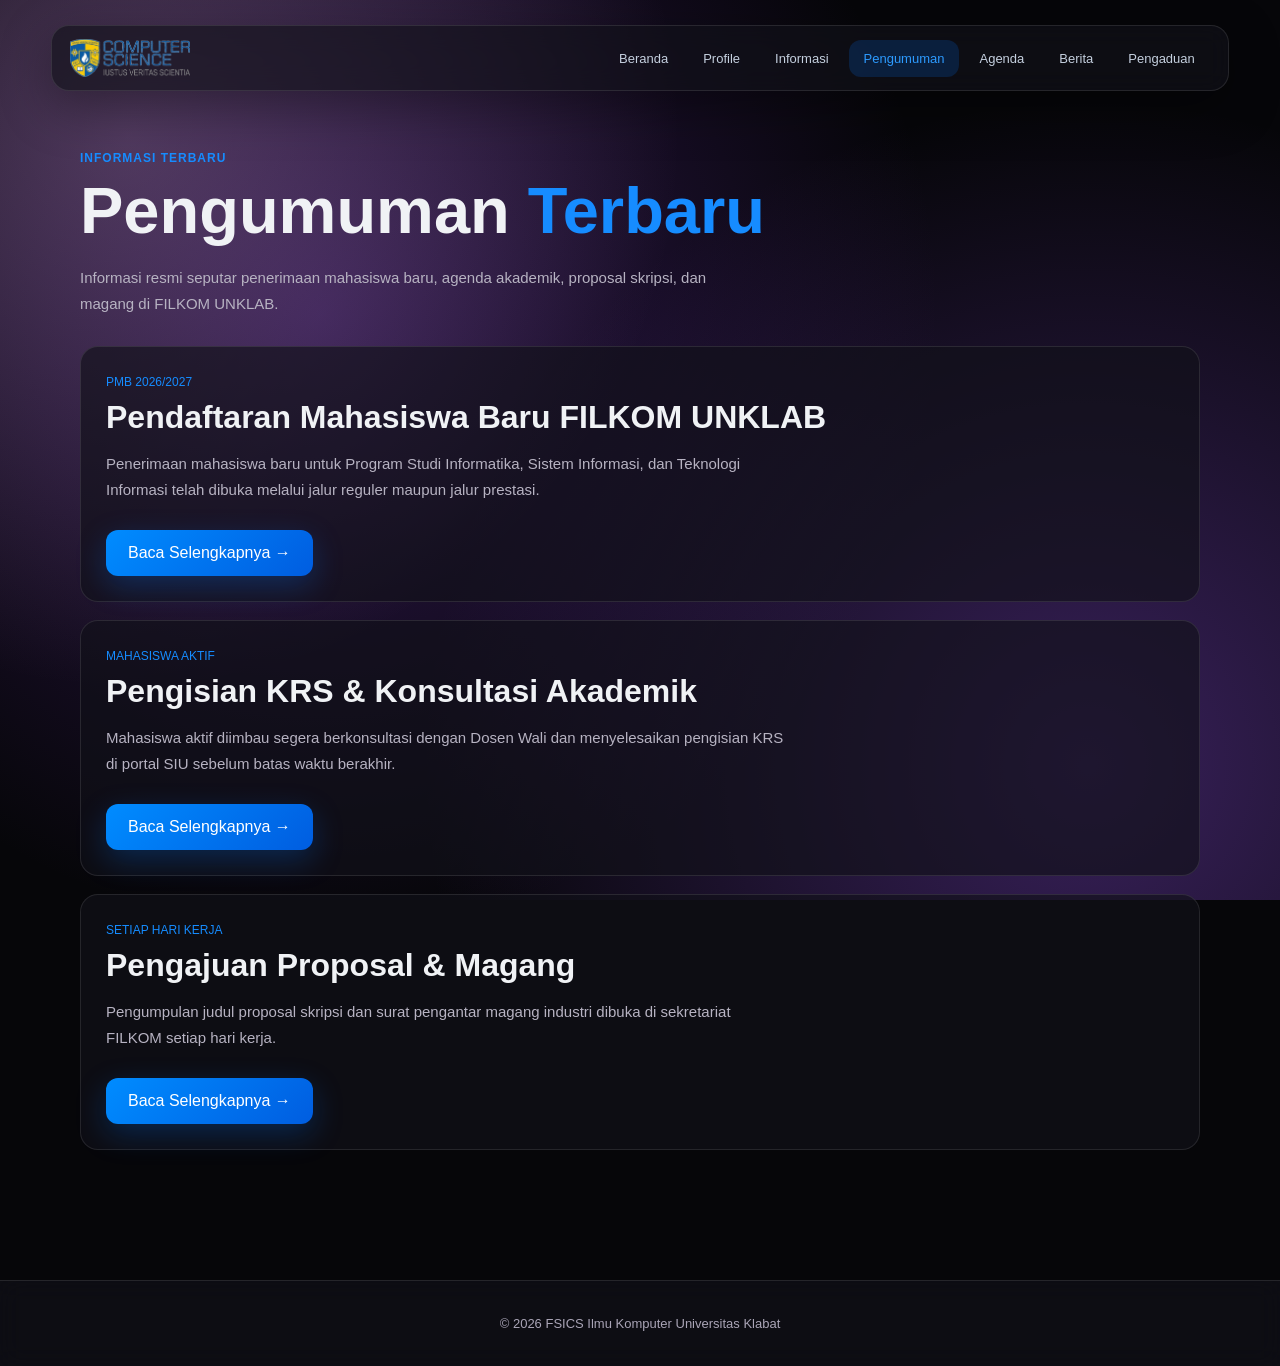
<file: pengumuman.html>
<!DOCTYPE html>
<html lang="id">

<head>

    <meta charset="UTF-8">

    <meta name="viewport" content="width=device-width, initial-scale=1.0">

    <title>Pengumuman | FILKOM UNKLAB</title>

    <link rel="stylesheet" href="style.css">

</head>


<body>


<nav class="navbar">

    <div class="logo-area">

        <div class="logo"><img src="images/filkom-logo.png" alt="Logo Computer Science dengan motto Iustus Veritas Scientia"></div>

    </div>


    <button class="menu-btn">☰</button>


    <div class="nav-links">

        <a href="beranda.html">Beranda</a>

        <a href="profile.html">Profile</a>

        <a href="informasi.html">Informasi</a>

        <a href="pengumuman.html" class="active">Pengumuman</a>

        <a href="agenda.html">Agenda</a>

        <a href="berita.html">Berita</a>

        <a href="pengaduan.html">Pengaduan</a>
        

    </div>

</nav>


<main class="container">

    <div class="label">
        INFORMASI TERBARU
    </div>

    <h1>
        Pengumuman
        <span>Terbaru</span>
    </h1>

    <p class="description">

        Informasi resmi seputar penerimaan mahasiswa baru, agenda akademik, proposal skripsi, dan magang di FILKOM UNKLAB.

    </p>


    <div class="announcement">


        <div class="announcement-card">

            <span class="date">
                PMB 2026/2027
            </span>

            <h2>
                Pendaftaran Mahasiswa Baru FILKOM UNKLAB
            </h2>

            <p class="description">

                Penerimaan mahasiswa baru untuk Program Studi Informatika, Sistem Informasi, dan Teknologi Informasi telah dibuka melalui jalur reguler maupun jalur prestasi.

            </p>

            <a href="#" class="btn">
                Baca Selengkapnya →
            </a>

        </div>


        <div class="announcement-card">

            <span class="date">
                MAHASISWA AKTIF
            </span>

            <h2>
                Pengisian KRS & Konsultasi Akademik
            </h2>

            <p class="description">

                Mahasiswa aktif diimbau segera berkonsultasi dengan Dosen Wali dan menyelesaikan pengisian KRS di portal SIU sebelum batas waktu berakhir.

            </p>

            <a href="#" class="btn">
                Baca Selengkapnya →
            </a>

        </div>


        <div class="announcement-card">

            <span class="date">
                SETIAP HARI KERJA
            </span>

            <h2>
                Pengajuan Proposal & Magang
            </h2>

            <p class="description">

                Pengumpulan judul proposal skripsi dan surat pengantar magang industri dibuka di sekretariat FILKOM setiap hari kerja.

            </p>

            <a href="#" class="btn">
                Baca Selengkapnya →
            </a>

        </div>


    </div>

    <div class="announcement" data-published-content="pengumuman" hidden></div>

</main>


<footer>

    © <span id="year"></span> FSICS
    Ilmu Komputer Universitas Klabat

</footer>


<script src="script.js"></script>
<script src="officer-content.js"></script>

</body>

</html>
</file>
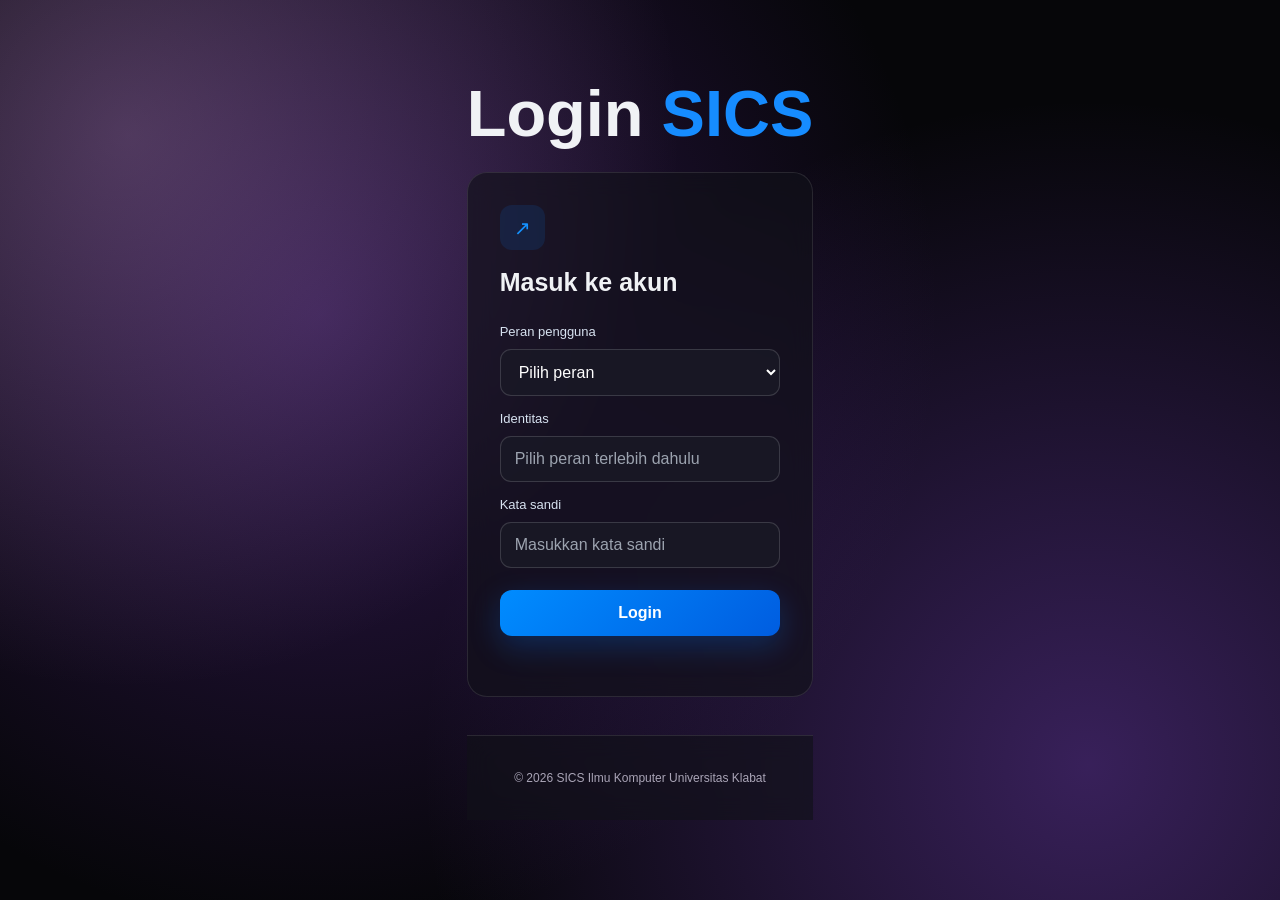
<file: pengurus.html>
<!DOCTYPE html>
<html lang="id">
<head>
    <meta charset="UTF-8">
    <meta name="viewport" content="width=device-width, initial-scale=1.0">
    <meta name="description" content="Dashboard pengurus organisasi CSSA FILKOM UNKLAB.">
    <title>Dashboard Pengurus | CSSA FILKOM UNKLAB</title>
    <link rel="stylesheet" href="style.css">
</head>

<body data-required-role="pengurus">
    <nav class="navbar">
        <div class="logo-area">
            <div class="logo">
                <img src="images/filkom-logo.png" alt="Logo Computer Science dengan motto Iustus Veritas Scientia">
            </div>
        </div>

        <button class="menu-btn" type="button" aria-label="Buka menu">☰</button>

        <div class="nav-links">
            <a href="pengurus.html" class="active">Dashboard</a>
            <a href="agenda-organisasi.html">Agenda Organisasi</a>
            <a href="pengaduan.html">Pengaduan</a>
            <button class="logout-btn" id="logout-btn" type="button">Keluar</button>
        </div>
    </nav>

    <main class="container officer-dashboard pengurus-dashboard">
        <section class="card officer-welcome">
            <p class="label">AREA PENGURUS ORGANISASI</p>
            <h1>Dashboard <span>Pengurus CSSA</span></h1>
            <p class="description">
                Selamat datang. Gunakan panel ini untuk meninjau pengumuman, agenda publik, dan berita FILKOM UNKLAB.
            </p>
        </section>

        <section class="officer-summary-grid" aria-label="Ringkasan konten">
            <article class="card officer-summary-card">
                <p>Pengumuman</p>
                <strong>3</strong>
                <span>informasi yang sedang ditampilkan</span>
            </article>
            <article class="card officer-summary-card">
                <p>Berita & Artikel</p>
                <strong>4</strong>
                <span>artikel yang tersedia untuk ditinjau</span>
            </article>
        </section>

        <section class="officer-management" aria-labelledby="officer-content-heading">
            <p class="label">AKSES CEPAT</p>
            <h2 id="officer-content-heading">Tinjau Konten Publik</h2>
            <div class="officer-links-grid">
                <article class="card officer-action-card">
                    <h3>Pengumuman</h3>
                    <p class="description">Periksa jadwal, penerimaan mahasiswa baru, dan informasi penting lainnya.</p>
                    <a class="btn" href="pengumuman.html">Tinjau Pengumuman →</a>
                </article>
                <article class="card officer-action-card">
                    <h3>Berita & Artikel</h3>
                    <p class="description">Tinjau publikasi berita, kegiatan, prestasi, dan artikel FILKOM.</p>
                    <a class="btn" href="berita.html">Tinjau Berita →</a>
                </article>
                <article class="card officer-action-card">
                    <h3>Agenda Publik</h3>
                    <p class="description">Tinjau agenda kegiatan yang telah diterbitkan untuk mahasiswa dan pengurus.</p>
                    <a class="btn" href="agenda.html">Tinjau Agenda →</a>
                </article>
            </div>
        </section>

        <aside class="officer-note">
            <h2>Catatan Pengurus</h2>
            <p>
                Panel ini menyediakan ringkasan dan akses untuk meninjau konten yang sudah dipublikasikan. Pengelolaan berita, agenda publik, dan pengumuman tersedia melalui panel Officer.
            </p>
        </aside>
    </main>

    <footer>
        © <span id="year"></span> CSSA FILKOM Universitas Klabat
    </footer>

    <script src="script.js"></script>
</body>
</html>
</file>
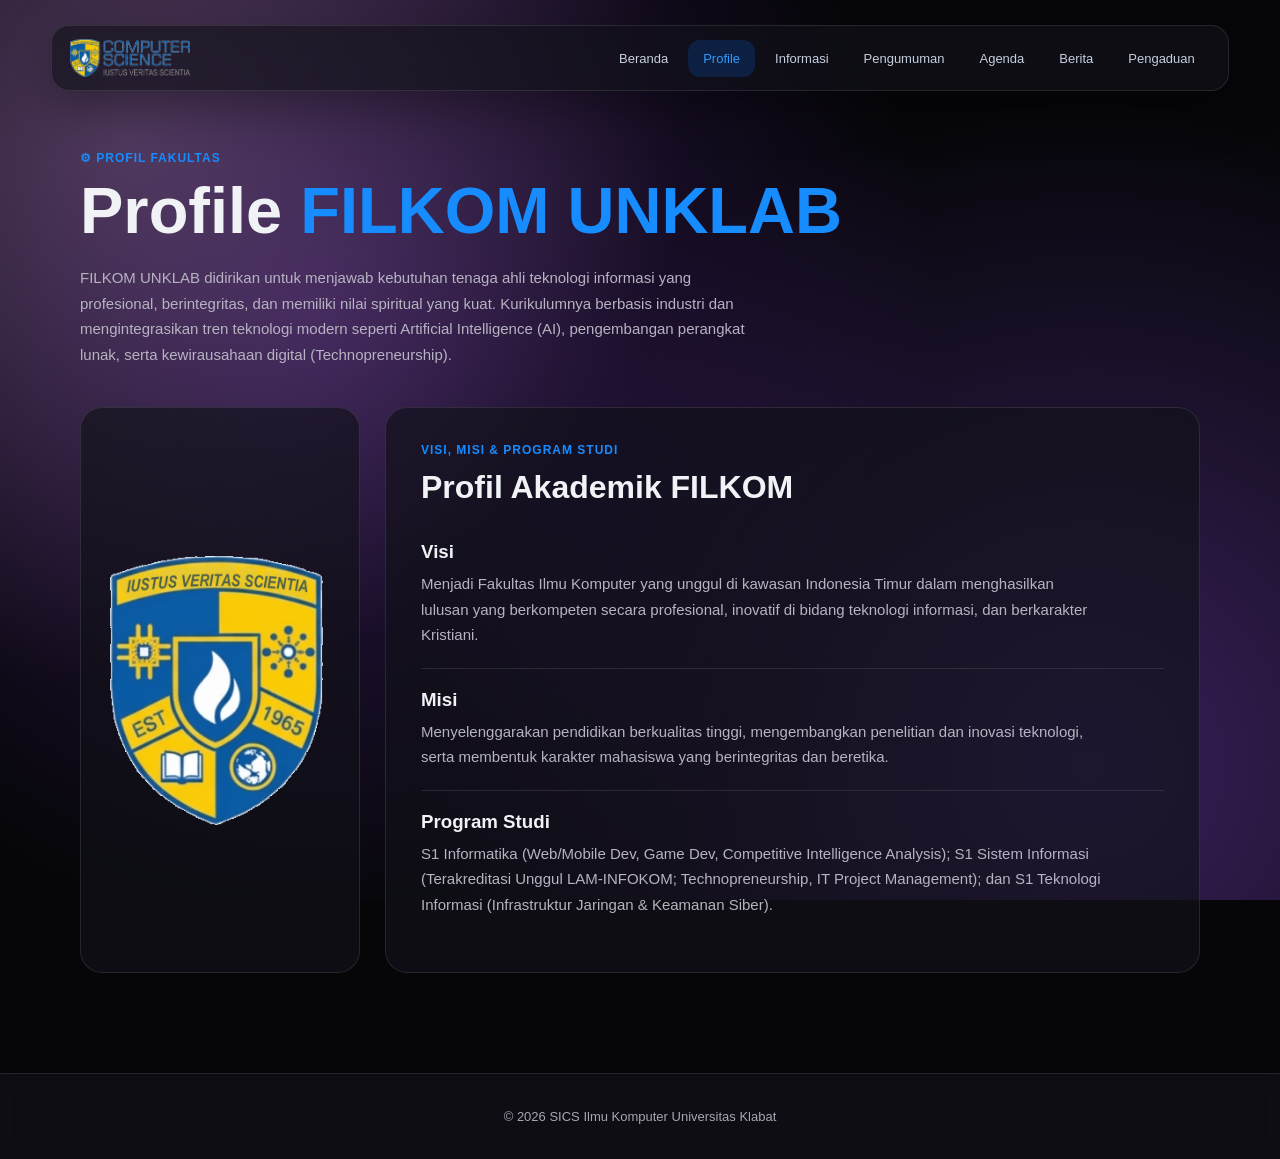
<file: profile.html>
<!DOCTYPE html>
<html lang="id">

<head>

    <meta charset="UTF-8">

    <meta name="viewport" content="width=device-width, initial-scale=1.0">

    <title>Profile | FILKOM UNKLAB</title>

    <link rel="stylesheet" href="style.css">

</head>


<body>


<!-- NAVBAR -->

<nav class="navbar">

    <div class="logo-area">

        <div class="logo"><img src="images/filkom-logo.png" alt="Logo Computer Science dengan motto Iustus Veritas Scientia"></div>

    </div>


    <button class="menu-btn">☰</button>


    <div class="nav-links">

        <a href="beranda.html">Beranda</a>

        <a href="profile.html" class="active">Profile</a>

        <a href="informasi.html">Informasi</a>

        <a href="pengumuman.html">Pengumuman</a>
        <a href="agenda.html">Agenda</a>

        <a href="berita.html">Berita</a>

        <a href="pengaduan.html">Pengaduan</a>

    </div>



</nav>


<!-- PROFILE -->

<main class="container">

    <div class="label">
        ⚙ PROFIL FAKULTAS
    </div>

    <h1>
        Profile
        <span>FILKOM UNKLAB</span>
    </h1>

    <p class="description">

        FILKOM UNKLAB didirikan untuk menjawab kebutuhan tenaga ahli teknologi informasi yang profesional, berintegritas, dan memiliki nilai spiritual yang kuat. Kurikulumnya berbasis industri dan mengintegrasikan tren teknologi modern seperti Artificial Intelligence (AI), pengembangan perangkat lunak, serta kewirausahaan digital (Technopreneurship).

    </p>


    <div class="profile-box">


        <!-- LOGO -->

        <div class="logo-large">
            <img src="images/filkom-emblem.png" alt="Lambang FILKOM dengan motto Iustus Veritas Scientia">
        </div>


        <!-- FILOSOFI -->

        <div class="philosophy">

            <div class="label">
                VISI, MISI & PROGRAM STUDI
            </div>

            <h2>
                Profil Akademik FILKOM
            </h2>


            <div class="philosophy-item">

                <h3>
                    Visi
                </h3>

                <p class="description">

                    Menjadi Fakultas Ilmu Komputer yang unggul di kawasan Indonesia Timur dalam menghasilkan lulusan yang berkompeten secara profesional, inovatif di bidang teknologi informasi, dan berkarakter Kristiani.

                </p>

            </div>


            <div class="philosophy-item">

                <h3>
                    Misi
                </h3>

                <p class="description">

                    Menyelenggarakan pendidikan berkualitas tinggi, mengembangkan penelitian dan inovasi teknologi, serta membentuk karakter mahasiswa yang berintegritas dan beretika.

                </p>

            </div>


            <div class="philosophy-item">

                <h3>
                    Program Studi
                </h3>

                <p class="description">

                    S1 Informatika (Web/Mobile Dev, Game Dev, Competitive Intelligence Analysis); S1 Sistem Informasi (Terakreditasi Unggul LAM-INFOKOM; Technopreneurship, IT Project Management); dan S1 Teknologi Informasi (Infrastruktur Jaringan & Keamanan Siber).

                </p>

            </div>

        </div>

    </div>

</main>


<footer>

    © <span id="year"></span> SICS
    Ilmu Komputer Universitas Klabat

</footer>


<script src="script.js"></script>

</body>

</html>
</file>
<file: style.css>
* {
    margin: 0;
    padding: 0;
    box-sizing: border-box;
}

:root {
    --bg: #060609;
    --bg2: #12121a;
    --card: rgba(18, 18, 26, 0.65);
    --blue: #168cff;
    --blue2: #006cff;
    --text: #f0f2f5;
    --muted: #b7b3c2;
    --border: rgba(255, 255, 255, 0.1);
}

body {
    font-family: Arial, Helvetica, sans-serif;
    background-color: #060609;
    background-image:
        radial-gradient(circle at 10% 15%, rgba(212, 165, 215, 0.28) 0%, transparent 40%),
        radial-gradient(circle at 25% 35%, rgba(94, 43, 156, 0.45) 0%, transparent 55%),
        radial-gradient(circle at 85% 85%, rgba(138, 75, 222, 0.38) 0%, transparent 50%);
    background-attachment: fixed;
    background-size: cover;
    color: var(--text);
    min-height: 100vh;
}

/* NAVBAR */

.navbar {
    width: 92%;
    max-width: 1200px;
    margin: 25px auto;
    padding: 13px 18px;
    display: flex;
    align-items: center;
    justify-content: space-between;
    background: var(--card);
    border: 1px solid var(--border);
    border-radius: 18px;
    backdrop-filter: blur(12px);
    box-shadow: 0 15px 50px rgba(0,0,0,.35);
}

.logo-area {
    display: flex;
    align-items: center;
    gap: 12px;
}

.logo {
    width: 120px;
    height: 38px;
    display: flex;
    align-items: center;
    justify-content: center;
}

.logo img {
    display: block;
    width: 100%;
    height: 100%;
    object-fit: contain;
    border-radius: inherit;
}

.logo-text h3 {
    font-size: 16px;
}

.logo-text p {
    font-size: 10px;
    color: #b7b3c2;
    margin-top: 3px;
}

.nav-links {
    display: flex;
    align-items: center;
    gap: 5px;
}

.nav-links a {
    color: #c5d0df;
    text-decoration: none;
    padding: 11px 15px;
    border-radius: 12px;
    font-size: 13px;
    transition: .3s;
}

.nav-links a:hover,
.nav-links a.active {
    background: rgba(0, 119, 255, .18);
    color: #2d9bff;
}

.complaint-btn {
    background: linear-gradient(135deg, #006eff, #0752bb);
    color: white;
    padding: 12px 17px;
    border-radius: 12px;
    text-decoration: none;
    font-size: 12px;
    box-shadow: 0 8px 25px rgba(0,110,255,.25);
}

.logout-btn {
    padding: 11px 15px;
    border: 1px solid rgba(255, 112, 112, .25);
    border-radius: 12px;
    background: rgba(190, 45, 65, .16);
    color: #ffb2b8;
    font: inherit;
    font-size: 13px;
    cursor: pointer;
    transition: .3s;
}

.logout-btn:hover {
    background: rgba(190, 45, 65, .3);
    color: white;
}

/* CONTAINER */

.container {
    width: 88%;
    max-width: 1120px;
    margin: 60px auto;
}

.label {
    color: #168cff;
    font-size: 12px;
    font-weight: bold;
    letter-spacing: 1px;
    margin-bottom: 12px;
}

h1 {
    font-size: clamp(38px, 6vw, 65px);
    line-height: 1.05;
    margin-bottom: 20px;
}

h1 span {
    color: #168cff;
}

h2 {
    font-size: 32px;
    margin-bottom: 15px;
}

h3 {
    margin-bottom: 8px;
}

.description {
    max-width: 680px;
    color: var(--muted);
    line-height: 1.7;
    font-size: 15px;
}

/* BUTTON */

.btn {
    display: inline-block;
    margin-top: 28px;
    padding: 14px 22px;
    border-radius: 12px;
    text-decoration: none;
    color: white;
    background: linear-gradient(135deg, #008cff, #005de0);
    box-shadow: 0 10px 30px rgba(0,120,255,.25);
    transition: .3s;
}

.btn:hover {
    transform: translateY(-3px);
}

/* HERO */

.hero {
    min-height: 70vh;
    display: flex;
    align-items: center;
}

.hero-content {
    max-width: 760px;
}

.hero-card {
    margin-top: 45px;
    padding: 25px;
    border: 1px solid var(--border);
    background: var(--card);
    border-radius: 20px;
}

/* GRID */

.grid {
    display: grid;
    grid-template-columns: repeat(3, 1fr);
    gap: 20px;
    margin-top: 35px;
}

.card {
    background: var(--card);
    border: 1px solid var(--border);
    border-radius: 20px;
    padding: 25px;
    transition: .3s;
}

.navbar,
.hero-card,
.card,
.logo-large,
.philosophy,
.info-item,
.announcement-card,
.news-card,
.information-page .profile-card,
.complaint-page .troubleshooting-accordion,
.complaint-page .complaint-form-card {
    backdrop-filter: blur(12px);
}

.card:hover {
    transform: translateY(-5px);
    border-color: rgba(191, 157, 224, .38);
    box-shadow: 0 15px 40px rgba(0,90,255,.12);
}

.icon {
    width: 45px;
    height: 45px;
    border-radius: 12px;
    background: rgba(0,125,255,.12);
    color: #1592ff;
    display: flex;
    align-items: center;
    justify-content: center;
    margin-bottom: 18px;
    font-size: 20px;
}

.card p {
    color: var(--muted);
    line-height: 1.7;
    font-size: 14px;
}

/* PROFILE */

.profile-box {
    display: grid;
    grid-template-columns: 280px 1fr;
    gap: 25px;
    margin-top: 40px;
}

.logo-large {
    min-height: 350px;
    border-radius: 22px;
    background: var(--card);
    border: 1px solid var(--border);
    display: flex;
    align-items: center;
    justify-content: center;
}

.logo-large img {
    display: block;
    flex: 0 0 auto;
    width: 220px;
    max-width: 100%;
    height: auto;
    object-fit: contain;
}

.officer-dashboard {
    margin-top: 55px;
}

.officer-welcome {
    padding: 34px;
    background: var(--card);
    border: 1px solid var(--border);
    border-radius: 22px;
    backdrop-filter: blur(12px);
}

.officer-welcome h1 {
    font-size: clamp(34px, 5vw, 54px);
}

.officer-summary-grid,
.officer-links-grid {
    display: grid;
    grid-template-columns: repeat(3, minmax(0, 1fr));
    gap: 18px;
    margin-top: 24px;
}

.officer-summary-card {
    padding: 22px;
    background: var(--card);
    border: 1px solid var(--border);
    border-radius: 18px;
}

.officer-summary-card strong {
    display: block;
    margin: 8px 0;
    color: #ffffff;
    font-size: 34px;
}

.officer-summary-card p,
.officer-summary-card span {
    color: var(--muted);
}

.officer-summary-card p {
    color: #d7e2f0;
    font-weight: bold;
}

.pengurus-dashboard .officer-summary-grid {
    grid-template-columns: repeat(2, minmax(0, 1fr));
}

.officer-management {
    margin-top: 46px;
}

.officer-content-form {
    display: grid;
    gap: 12px;
    max-width: 860px;
    margin-top: 24px;
    padding: 26px;
    background: var(--card);
    border: 1px solid var(--border);
    border-radius: 20px;
}

.officer-content-form label {
    color: #d7e2f0;
    font-weight: bold;
}

.officer-content-form input,
.officer-content-form select,
.officer-content-form textarea {
    width: 100%;
    padding: 13px 15px;
    border: 1px solid var(--border);
    border-radius: 11px;
    background: rgba(6, 6, 9, 0.72);
    color: var(--text);
    font: inherit;
}

.officer-content-form textarea {
    resize: vertical;
    line-height: 1.6;
}

.officer-form-actions {
    display: flex;
    flex-wrap: wrap;
    gap: 10px;
    margin-top: 8px;
}

.officer-form-actions .btn {
    margin-top: 0;
    border: 0;
    font: inherit;
    cursor: pointer;
}

.officer-form-actions [hidden] {
    display: none;
}

.officer-secondary-btn {
    background: rgba(255, 255, 255, 0.12);
    box-shadow: none;
}

.officer-delete-btn {
    background: rgba(190, 45, 65, 0.82);
    box-shadow: none;
}

.officer-content-list {
    display: grid;
    gap: 18px;
    margin-top: 24px;
}

.officer-content-item {
    padding: 24px;
    background: var(--card);
    border: 1px solid var(--border);
    border-radius: 18px;
}

.officer-content-item-body,
.published-content-card p {
    color: var(--muted);
    line-height: 1.7;
    white-space: pre-line;
}

.content-status {
    margin-top: 22px;
    padding: 14px 18px;
    border: 1px solid rgba(22, 140, 255, 0.35);
    border-radius: 12px;
    background: rgba(22, 140, 255, 0.1);
    color: #d7e2f0;
}

.content-status.is-error {
    border-color: rgba(255, 112, 112, 0.4);
    background: rgba(190, 45, 65, 0.14);
    color: #ffb2b8;
}

.published-news-card .news-content {
    min-height: 100%;
}

.officer-action-card {
    display: flex;
    flex-direction: column;
    align-items: flex-start;
}

.officer-action-card .btn {
    margin-top: auto;
}

.officer-note {
    margin-top: 24px;
    padding: 22px;
    background: var(--card);
    border: 1px solid var(--border);
    border-radius: 18px;
    color: var(--muted);
    line-height: 1.7;
}

.officer-note h2 {
    color: var(--text);
    font-size: 20px;
}

.philosophy {
    padding: 35px;
    background: var(--card);
    border: 1px solid var(--border);
    border-radius: 22px;
}

.philosophy-item {
    padding: 20px 0;
    border-bottom: 1px solid var(--border);
}

.philosophy-item:last-child {
    border-bottom: none;
}

/* INFO */

.info-list {
    margin-top: 35px;
    display: grid;
    gap: 18px;
}

.info-item {
    display: flex;
    align-items: center;
    justify-content: space-between;
    padding: 25px;
    background: var(--card);
    border: 1px solid var(--border);
    border-radius: 18px;
}

.info-item p {
    color: var(--muted);
    margin-top: 7px;
}

/* PENGUMUMAN */

.announcement {
    margin-top: 30px;
    display: grid;
    gap: 18px;
}

.announcement-card {
    padding: 25px;
    background: var(--card);
    border: 1px solid var(--border);
    border-radius: 18px;
}

.org-announcements {
    margin-top: 56px;
    padding-top: 34px;
    border-top: 1px solid var(--border);
}

.org-announcements-heading {
    margin-bottom: 24px;
}

.org-announcements-grid {
    display: grid;
    grid-template-columns: repeat(2, minmax(0, 1fr));
    gap: 18px;
    margin-top: 24px;
}

.org-announcement-card {
    padding: 24px;
    background: var(--card);
    border: 1px solid var(--border);
    border-radius: 18px;
}

.org-announcement-card h3 {
    color: var(--text);
    font-size: 19px;
}

.org-announcement-card p {
    color: var(--muted);
    font-size: 14px;
    line-height: 1.7;
}

.date {
    display: inline-block;
    color: #168cff;
    font-size: 12px;
    margin-bottom: 10px;
}

/* BERITA */

.news-grid {
    display: grid;
    grid-template-columns: repeat(2, 1fr);
    gap: 25px;
    margin-top: 35px;
}

.news-card {
    background: var(--card);
    border-radius: 20px;
    overflow: hidden;
    border: 1px solid var(--border);
}

.news-image {
    display: block;
    width: 100%;
    height: 190px;
    object-fit: cover;
}

.news-content {
    padding: 25px;
}

.news-content p {
    color: var(--muted);
    line-height: 1.7;
    font-size: 14px;
    margin-top: 10px;
}

.detail-modal[hidden] {
    display: none;
}

.detail-modal {
    position: fixed;
    inset: 0;
    z-index: 1050;
    display: grid;
    place-items: center;
    padding: 20px;
    opacity: 0;
    transition: opacity .22s ease;
}

.detail-modal.is-visible {
    opacity: 1;
}

.detail-modal-backdrop {
    position: absolute;
    inset: 0;
    background: rgba(3, 3, 8, .78);
    backdrop-filter: blur(6px);
}

.detail-modal-dialog {
    position: relative;
    width: min(640px, 100%);
    max-height: 80vh;
    overflow-y: auto;
    padding: 32px;
    border: 1px solid rgba(255, 255, 255, .14);
    border-radius: 20px;
    background: rgba(18, 18, 26, .94);
    box-shadow: 0 24px 80px rgba(0, 0, 0, .48);
    backdrop-filter: blur(12px);
    transform: translateY(12px) scale(.98);
    transition: transform .22s ease;
}

.detail-modal.is-visible .detail-modal-dialog {
    transform: translateY(0) scale(1);
}

.detail-modal-dialog h2 {
    padding-right: 36px;
    color: #f0f2f5;
}

.detail-modal-dialog p {
    margin-bottom: 0;
    color: var(--muted);
    line-height: 1.75;
}

.detail-modal-close {
    position: absolute;
    top: 14px;
    right: 16px;
    width: 36px;
    height: 36px;
    border: 1px solid var(--border);
    border-radius: 10px;
    background: rgba(255, 255, 255, .06);
    color: #f0f2f5;
    font: inherit;
    font-size: 24px;
    line-height: 1;
    cursor: pointer;
}

.detail-modal-close:focus-visible {
    outline: 2px solid #b99be7;
    outline-offset: 3px;
}

body.detail-modal-open {
    overflow: hidden;
}

@media (prefers-reduced-motion: reduce) {
    .detail-modal,
    .detail-modal-dialog {
        transition: none;
    }
}

/* FOOTER */

footer {
    margin-top: 100px;
    padding: 35px 8%;
    border-top: 1px solid var(--border);
    background: var(--card);
    color: #aaa5b7;
    text-align: center;
    font-size: 13px;
    backdrop-filter: blur(12px);
}

/* MOBILE */

.menu-btn {
    display: none;
    background: none;
    border: none;
    color: white;
    font-size: 25px;
}

@media (max-width: 900px) {

    .navbar {
        position: relative;
    }

    .menu-btn {
        display: block;
    }

    .nav-links {
        display: none;
        position: absolute;
        top: 75px;
        left: 0;
        width: 100%;
        padding: 15px;
        background: var(--card);
        border-radius: 15px;
        flex-direction: column;
    }

    .nav-links.show {
        display: flex;
    }

    .nav-links a {
        width: 100%;
        text-align: center;
    }

    .logout-btn {
        width: 100%;
    }

    .complaint-btn {
        display: none;
    }

    .grid,
    .news-grid,
    .org-announcements-grid {
        grid-template-columns: 1fr;
    }

    .profile-box {
        grid-template-columns: 1fr;
    }

    .logo-large img {
        width: 220px;
    }

    .officer-summary-grid,
    .officer-links-grid {
        grid-template-columns: repeat(2, minmax(0, 1fr));
    }

    .container {
        width: 90%;
    }
}

/* LOGIN */

.login-page {
    display: flex;
    align-items: center;
    justify-content: center;
    padding: 48px 24px;
}

.login-page .site-logo {
    position: fixed;
    top: 24px;
    left: 4%;
    width: 155px;
    height: auto;
    z-index: 2;
}

.login-shell {
    width: 100%;
    max-width: 760px;
}

.login-heading {
    max-width: 520px;
    margin: 0 auto 24px;
    text-align: center;
}

.login-heading h1 {
    margin-bottom: 0;
}

.login-card {
    width: 100%;
    max-width: 520px;
    margin: 0 auto;
    padding: 32px;
}

.login-card h2 {
    margin-bottom: 10px;
    font-size: 25px;
}

.login-form {
    display: grid;
    gap: 10px;
    margin-top: 22px;
}

.login-form label {
    margin-top: 5px;
    color: #d7e2f0;
    font-size: 13px;
}

.login-form input,
.login-form select {
    width: 100%;
    padding: 13px 14px;
    border: 1px solid rgba(255, 255, 255, 0.15);
    border-radius: 11px;
    outline: none;
    background: rgba(25, 25, 38, 0.8);
    color: #ffffff;
    font: inherit;
}

.login-form select {
    color-scheme: dark;
}

.login-form input::placeholder {
    color: #9ca3af;
}

.login-form input:focus,
.login-form select:focus {
    border-color: #b99be7;
    box-shadow: 0 0 0 3px rgba(185, 155, 231, .18);
}

.login-status {
    min-height: 18px;
    color: #ffcf75;
    font-size: 12px;
    line-height: 1.5;
}

.login-submit {
    width: 100%;
    margin-top: 12px;
    border: 0;
    cursor: pointer;
    font: inherit;
    font-weight: bold;
}

.login-submit:hover {
    transform: translateY(-2px);
}

.login-footer {
    margin-top: 38px;
    color: #aaa5b7;
    text-align: center;
    font-size: 12px;
}

@media (max-width: 700px) {
    .login-page {
        align-items: flex-start;
        padding: 32px 18px;
    }

    .login-page .site-logo {
        top: 16px;
        left: 18px;
        width: 130px;
    }

    .login-heading {
        margin: 56px auto 26px;
    }

    .login-card {
        padding: 24px;
    }
}

/* INFORMATION PROFILES */

.information-page .page-intro {
    max-width: 760px;
    margin: 0 auto 52px;
    text-align: center;
}

.information-page .page-intro .description {
    margin: 0 auto;
}

.information-page .info-section-heading {
    margin-bottom: 24px;
}

.information-page .info-section-heading .label {
    margin-bottom: 8px;
}

.information-page .info-section-heading h2 {
    margin-bottom: 0;
}

.information-page .officers-section {
    margin-top: 68px;
}

.information-page .profile-card {
    height: 100%;
    overflow: hidden;
    padding: 0;
    background: var(--card);
    border: 1px solid var(--border);
    color: var(--text);
}

.information-page .profile-photo {
    display: block;
    width: 100%;
    height: 190px;
    object-fit: cover;
    background: var(--card);
    border-bottom: 1px solid var(--border);
}

.information-page .advisor-photo {
    height: 280px;
}

.information-page .profile-card .card-body {
    padding: 24px;
}

.information-page .person-name {
    margin-bottom: 12px;
    color: var(--text);
    font-size: 20px;
}

.information-page .person-details p {
    margin-bottom: 8px;
    color: var(--muted);
    font-size: 14px;
    line-height: 1.6;
}

.information-page .person-details p:last-child {
    margin-bottom: 0;
}

.information-page .person-details strong {
    color: #d7e2f0;
}

.information-page .profile-email {
    color: #55aaff;
    text-decoration: none;
    overflow-wrap: anywhere;
}

.information-page .profile-email:hover {
    color: #91caff;
    text-decoration: underline;
}

@media (max-width: 575.98px) {
    .officer-summary-grid,
    .officer-links-grid {
        grid-template-columns: 1fr;
    }

    .officer-welcome {
        padding: 24px;
    }

    .information-page .page-intro {
        margin-bottom: 38px;
        text-align: left;
    }

    .information-page .officers-section {
        margin-top: 48px;
    }

    .information-page .advisor-photo {
        height: 220px;
    }
}

/* COMPLAINTS */

.complaint-page .complaint-intro {
    max-width: 760px;
    margin: 0 auto 48px;
    text-align: center;
}

.complaint-page .complaint-intro .description {
    margin: 0 auto;
}

.complaint-page .complaint-section-heading {
    margin-bottom: 22px;
}

.complaint-page .complaint-section-heading .label {
    margin-bottom: 8px;
}

.complaint-page .complaint-section-heading h2 {
    margin-bottom: 8px;
}

.complaint-page .complaint-section-heading .description {
    margin-bottom: 0;
}

.complaint-page .troubleshooting-accordion {
    --bs-accordion-bg: rgba(18, 18, 26, 0.65);
    --bs-accordion-color: #f0f2f5;
    --bs-accordion-border-color: rgba(255, 255, 255, 0.1);
    --bs-accordion-btn-bg: rgba(18, 18, 26, 0.65);
    --bs-accordion-btn-color: #ffffff;
    --bs-accordion-active-bg: rgba(113, 79, 159, .25);
    --bs-accordion-active-color: #ffffff;
    --bs-accordion-btn-focus-box-shadow: 0 0 0 .2rem rgba(22,140,255,.2);
}

.complaint-page .accordion-button {
    font-weight: 600;
}

.complaint-page .accordion-button::after {
    filter: brightness(0) invert(1);
}

.complaint-page .accordion-body {
    color: var(--muted);
    line-height: 1.7;
}

.complaint-page .accordion-body ul {
    display: grid;
    gap: 8px;
    margin-bottom: 0;
    padding-left: 20px;
}

.complaint-page kbd {
    background: #171320;
}

.complaint-page .report-section {
    margin-top: 68px;
}

.complaint-page .complaint-form-card {
    padding: 30px;
    background: var(--card);
    border: 1px solid var(--border);
    color: var(--text);
}

.complaint-form-card > form {
    transition: opacity .32s ease, transform .32s ease;
}

.complaint-form-card > form.is-hiding {
    opacity: 0;
    transform: translateY(-8px);
    pointer-events: none;
}

.complaint-form-card > form.is-restoring {
    opacity: 0;
    transform: translateY(8px);
}

.complaint-success[hidden] {
    display: none;
}

.complaint-success {
    display: flex;
    flex-direction: column;
    align-items: center;
    gap: 14px;
    padding: 32px 16px;
    text-align: center;
    opacity: 0;
    transform: translateY(10px) scale(.98);
    transition: opacity .35s ease, transform .35s ease;
}

.complaint-success.is-visible {
    opacity: 1;
    transform: translateY(0) scale(1);
}

.complaint-success-icon {
    display: flex;
    width: 58px;
    height: 58px;
    align-items: center;
    justify-content: center;
    border: 1px solid rgba(164, 232, 195, .28);
    border-radius: 50%;
    background: rgba(67, 151, 105, .16);
    color: #a4e8c3;
    font-size: 30px;
    font-weight: 700;
}

.complaint-success h3 {
    color: #f0f2f5;
}

.complaint-success .description {
    max-width: 560px;
    margin-bottom: 0;
}

.complaint-success .btn {
    margin-top: 4px;
}

@media (prefers-reduced-motion: reduce) {
    .complaint-form-card > form,
    .complaint-success {
        transition: none;
    }
}

.complaint-page .form-label {
    margin-bottom: 8px;
    color: #d7e2f0;
    font-size: 14px;
    font-weight: 600;
}

.complaint-page .form-control,
.complaint-page .form-select {
    border: 1px solid rgba(255, 255, 255, 0.15);
    background-color: rgba(25, 25, 38, 0.8);
    color: #ffffff;
}

.complaint-page .form-control::placeholder {
    color: #9ca3af;
}

.complaint-page .form-control:focus,
.complaint-page .form-select:focus {
    border-color: #168cff;
    background-color: rgba(25, 25, 38, 0.8);
    color: #ffffff;
    box-shadow: 0 0 0 .2rem rgba(22,140,255,.18);
}

.complaint-page .form-select option {
    background: #12121a;
    color: #ffffff;
}

.complaint-page .form-text {
    color: var(--muted);
}

.complaint-page .complaint-submit {
    margin-top: 0;
    border: 0;
}

@media (max-width: 575.98px) {
    .complaint-page .complaint-intro {
        margin-bottom: 36px;
        text-align: left;
    }

    .complaint-page .report-section {
        margin-top: 48px;
    }

    .complaint-page .complaint-form-card {
        padding: 20px;
    }
}

/* STAGGERED PAGE ENTRANCE */

.page-motion-enter {
    animation: page-motion-enter .62s cubic-bezier(.22, 1, .36, 1) both;
    animation-delay: var(--page-motion-delay, 0ms);
}

@keyframes page-motion-enter {
    from {
        opacity: 0;
        transform: translateY(9px);
    }

    to {
        opacity: 1;
        transform: translateY(0);
    }
}

body.is-leaving-page .navbar,
body.is-leaving-page main {
    animation: page-motion-leave .3s cubic-bezier(.4, 0, .2, 1) both;
    pointer-events: none;
}

@keyframes page-motion-leave {
    to {
        opacity: 0;
        transform: translateY(-4px);
    }
}

.fade-in-up {
    opacity: 0;
    transform: translateY(14px);
    transition:
        opacity .58s cubic-bezier(.22, 1, .36, 1),
        transform .58s cubic-bezier(.22, 1, .36, 1);
    transition-delay: var(--entrance-delay, 0ms);
}

.fade-in-up.is-visible {
    opacity: 1;
    transform: translateY(0);
}

.fade-in-up.card {
    transition:
        opacity .58s cubic-bezier(.22, 1, .36, 1),
        transform .58s cubic-bezier(.22, 1, .36, 1),
        border-color .3s,
        box-shadow .3s;
    transition-delay:
        var(--entrance-delay, 0ms),
        var(--entrance-delay, 0ms),
        0ms,
        0ms;
}

.fade-in-up.card.is-visible:hover {
    transform: translateY(-5px);
    transition-delay: 0ms;
}

.nav-links.show > * {
    opacity: 0;
    transform: translateY(16px);
    transition:
        opacity .52s ease-out,
        transform .52s ease-out,
        background-color .3s,
        color .3s;
    transition-delay: var(--menu-delay, 0ms);
}

.nav-links.show > *.is-visible {
    opacity: 1;
    transform: translateY(0);
}

@media (prefers-reduced-motion: reduce) {
    .page-motion-enter,
    body.is-leaving-page .navbar,
    body.is-leaving-page main {
        animation: none;
    }

    .fade-in-up,
    .fade-in-up.card,
    .nav-links.show > * {
        opacity: 1;
        transform: none;
        transition: none;
        transition-delay: 0ms;
    }

    .fade-in-up.card.is-visible:hover {
        transform: none;
    }
}

.login-page.is-transitioning .login-card.fade-in-up {
    opacity: 0;
    transform: translateY(8px) scale(.97);
    transition: opacity .42s ease, transform .42s cubic-bezier(.22, 1, .36, 1);
    transition-delay: 0ms;
    pointer-events: none;
}

@media (prefers-reduced-motion: reduce) {
    .login-page.is-transitioning .login-card.fade-in-up {
        transition: none;
    }
}

/* RESPONSIVE MOBILE LAYOUT */

@media (max-width: 900px) {
    .navbar {
        z-index: 1000;
    }

    .menu-btn {
        display: inline-flex;
        width: 44px;
        height: 44px;
        flex: 0 0 44px;
        align-items: center;
        justify-content: center;
        border: 1px solid var(--border);
        border-radius: 12px;
        background: rgba(255, 255, 255, 0.06);
        cursor: pointer;
        line-height: 1;
    }

    .menu-btn:focus-visible {
        outline: 2px solid #b99be7;
        outline-offset: 3px;
    }

    .nav-links {
        top: calc(100% + 10px);
        right: 0;
        left: 0;
        width: 100%;
        max-height: calc(100vh - 120px);
        max-height: calc(100dvh - 120px);
        gap: 4px;
        overflow-y: auto;
        overscroll-behavior: contain;
        padding: 12px;
        border: 1px solid var(--border);
        background: rgba(18, 18, 26, 0.96);
        box-shadow: 0 18px 44px rgba(0, 0, 0, 0.42);
        z-index: 1001;
    }

    .nav-links a,
    .nav-links .logout-btn,
    .nav-links .complaint-btn {
        display: flex;
        width: 100%;
        min-height: 44px;
        align-items: center;
        justify-content: flex-start;
        text-align: left;
    }

    .nav-links .complaint-btn {
        display: flex;
    }
}

@media (max-width: 700px) {
    .navbar {
        width: calc(100% - 32px);
        margin: 16px auto;
        padding: 9px 11px;
        border-radius: 15px;
    }

    .logo-area {
        min-width: 0;
    }

    .logo {
        width: 112px;
        height: 36px;
    }

    .container {
        width: calc(100% - 32px);
        margin-top: 38px;
        margin-bottom: 38px;
    }

    .hero {
        min-height: 0;
        align-items: flex-start;
        padding-top: 42px;
        padding-bottom: 32px;
    }

    h1 {
        font-size: clamp(2rem, 9.5vw, 3rem);
        line-height: 1.1;
        overflow-wrap: anywhere;
    }

    h2 {
        font-size: clamp(1.35rem, 6vw, 1.75rem);
        line-height: 1.25;
        overflow-wrap: anywhere;
    }

    h3 {
        font-size: 1.1rem;
        line-height: 1.35;
        overflow-wrap: anywhere;
    }

    .label {
        font-size: 11px;
        line-height: 1.5;
        letter-spacing: 0.08em;
    }

    .description {
        font-size: 14px;
        line-height: 1.7;
        overflow-wrap: anywhere;
    }

    .grid,
    .news-grid,
    .org-announcements-grid {
        gap: 16px;
        margin-top: 24px;
    }

    .card,
    .announcement-card,
    .org-announcement-card,
    .news-content {
        padding: 19px;
    }

    .btn,
    .logout-btn {
        min-height: 44px;
    }

    .profile-box {
        gap: 16px;
        margin-top: 26px;
    }

    .logo-large {
        min-height: 250px;
        overflow: hidden;
    }

    .logo-large img {
        width: min(78vw, 220px);
        max-width: 100%;
    }

    .philosophy {
        padding: 22px;
    }

    .info-item {
        flex-wrap: wrap;
        gap: 16px;
        padding: 19px;
    }

    .info-item > * {
        min-width: 0;
    }

    .officer-dashboard {
        margin-top: 36px;
    }

    .officer-welcome {
        padding: 22px;
    }

    .officer-summary-grid,
    .officer-links-grid {
        grid-template-columns: 1fr;
        gap: 14px;
    }

    .officer-content-form {
        width: 100%;
        padding: 19px;
    }

    .officer-content-form input,
    .officer-content-form select,
    .officer-content-form textarea {
        min-width: 0;
        font-size: 16px;
    }

    .officer-content-item {
        min-width: 0;
        padding: 19px;
    }

    .officer-form-actions {
        flex-direction: column;
    }

    .officer-form-actions .btn {
        width: 100%;
    }

    .org-announcements {
        margin-top: 38px;
        padding-top: 26px;
    }

    .org-announcements-heading {
        margin-bottom: 18px;
    }

    .news-image {
        height: 170px;
    }

    .news-content h2 {
        font-size: 1.25rem;
    }

    .detail-modal {
        padding: 12px;
    }

    .detail-modal-dialog {
        max-height: 85vh;
        max-height: 85dvh;
        padding: 24px 20px;
    }

    .complaint-page .complaint-form-card {
        padding: 19px;
    }

    .complaint-page .accordion-button {
        gap: 10px;
        padding: 14px;
        font-size: 14px;
        text-align: left;
    }

    .complaint-page .accordion-body {
        padding: 14px;
        font-size: 14px;
    }

    footer {
        margin-top: 60px;
        padding: 26px 16px;
        line-height: 1.6;
    }

    .login-page {
        padding: 26px 16px;
    }

    .login-page .site-logo {
        top: 14px;
        left: 16px;
        width: 118px;
    }

    .login-heading {
        margin-top: 58px;
    }

    .login-card {
        padding: 19px;
    }

    .login-form input,
    .login-form select {
        min-height: 46px;
        font-size: 16px;
    }

    .login-footer {
        margin-top: 26px;
        line-height: 1.6;
    }
}

@media (max-width: 380px) {
    .navbar,
    .container {
        width: calc(100% - 24px);
    }

    .nav-links {
        padding: 10px;
    }

    .nav-links a,
    .nav-links .logout-btn,
    .nav-links .complaint-btn {
        padding: 10px 12px;
        font-size: 13px;
    }

    .container {
        margin-top: 30px;
        margin-bottom: 30px;
    }

    .card,
    .announcement-card,
    .org-announcement-card,
    .news-content,
    .officer-welcome,
    .officer-content-form {
        padding: 16px;
    }

    .login-card {
        padding: 16px;
    }
}
</file>
